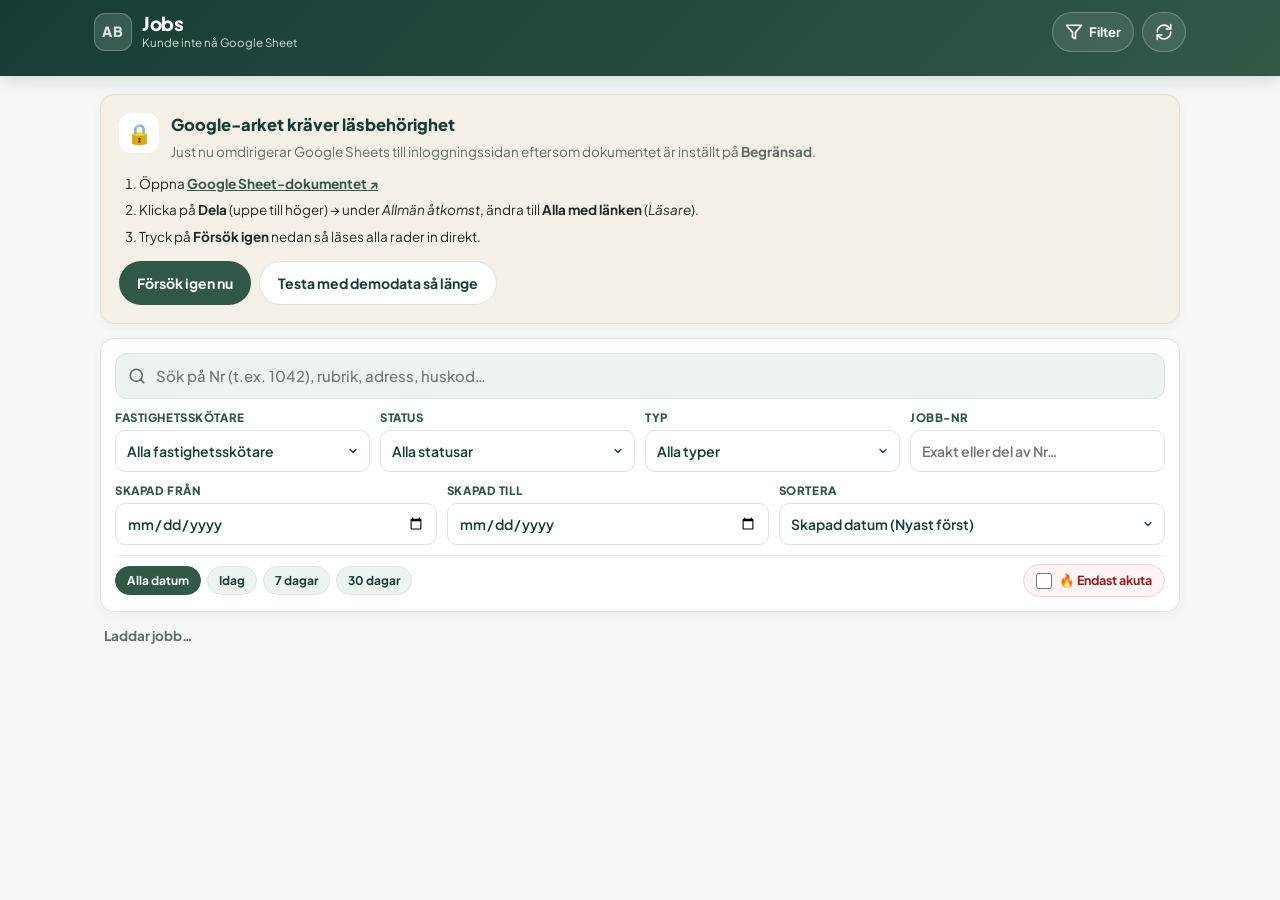
<file: index.html>
<!DOCTYPE html>
<html lang="sv">

<head>
    <meta charset="UTF-8">
    <meta name="viewport" content="width=device-width, initial-scale=1.0, maximum-scale=5.0, viewport-fit=cover">
    <meta name="theme-color" content="#173c36">
    <meta name="apple-mobile-web-app-capable" content="yes">
    <meta name="apple-mobile-web-app-status-bar-style" content="black-translucent">
    <title>AB-Hem · Jobs</title>
    <link rel="preconnect" href="https://fonts.googleapis.com">
    <link rel="preconnect" href="https://fonts.gstatic.com" crossorigin>
    <link href="https://fonts.googleapis.com/css2?family=Plus+Jakarta+Sans:wght@400;500;600;700;800&display=swap"
        rel="stylesheet">
    <link rel="stylesheet" href="style.css?v=1.9">
</head>

<body>

    <!-- =========================================================
         TOP HEADER (STICKY MOBILE)
         ========================================================= -->
    <header class="app-header">
        <div class="header-inner">
            <div class="brand">
                <div class="brand-mark">AB</div>
                <div class="brand-text">
                    <h1>Jobs</h1>
                    <span id="sync-status" class="sync-status">Ansluter till Google Sheet…</span>
                </div>
            </div>

            <div class="header-actions">
                <button type="button" id="btn-toggle-filters" class="icon-btn filter-toggle-btn" aria-expanded="true"
                    aria-controls="filter-panel">
                    <svg width="18" height="18" viewBox="0 0 24 24" fill="none" stroke="currentColor" stroke-width="2.2"
                        stroke-linecap="round" stroke-linejoin="round">
                        <polygon points="22 3 2 3 10 12.46 10 19 14 21 14 12.46 22 3"></polygon>
                    </svg>
                    <span>Filter</span>
                    <span id="active-filter-badge" class="filter-count-badge" hidden>0</span>
                </button>

                <button type="button" id="btn-refresh" class="icon-btn" title="Hämta senaste data från Google Sheet"
                    aria-label="Uppdatera">
                    <svg id="refresh-icon" width="18" height="18" viewBox="0 0 24 24" fill="none" stroke="currentColor"
                        stroke-width="2.2" stroke-linecap="round" stroke-linejoin="round">
                        <path d="M21 2v6h-6"></path>
                        <path d="M3 12a9 9 0 0 1 15-6.7L21 8"></path>
                        <path d="M3 22v-6h6"></path>
                        <path d="M21 12a9 9 0 0 1-15 6.7L3 16"></path>
                    </svg>
                </button>
            </div>
        </div>

        <!-- HORIZONTAL QUICK STATUS / KPI PILLS -->
        <div class="kpi-strip" id="kpi-strip" role="region" aria-label="Snabbfilter status">
            <!-- Populeras dynamiskt av app.js -->
        </div>
    </header>

    <!-- =========================================================
         MAIN CONTENT
         ========================================================= -->
    <main class="app-main">

        <!-- PERSONAL CARETAKER / MINA JOBB BANNER -->
        <section id="personal-banner" class="personal-banner" hidden>
            <div class="personal-banner-inner">
                <div class="personal-info">
                    <div class="personal-avatar" aria-hidden="true">👷</div>
                    <div class="personal-text">
                        <div class="personal-title-row">
                            <span class="personal-tag">Mina jobb</span>
                            <h2 id="personal-name" class="personal-name">Fastighetsskötare</h2>
                        </div>
                        <p id="personal-stats" class="personal-stats">Hämtar dina tilldelade jobb…</p>
                    </div>
                </div>
                <div class="personal-actions">
                    <button type="button" id="btn-share-personal" class="btn-personal-btn btn-personal-share" title="Kopiera snabblänk till dina jobb">
                        <svg width="15" height="15" viewBox="0 0 24 24" fill="none" stroke="currentColor" stroke-width="2.2" stroke-linecap="round" stroke-linejoin="round">
                            <rect x="9" y="9" width="13" height="13" rx="2" ry="2"></rect>
                            <path d="M5 15H4a2 2 0 0 1-2-2V4a2 2 0 0 1 2-2h9a2 2 0 0 1 2 2v1"></path>
                        </svg>
                        <span>Dela min länk</span>
                    </button>
                    <button type="button" id="btn-clear-personal" class="btn-personal-btn btn-personal-clear" title="Visa alla jobb på företaget">
                        <span>Visa alla jobb</span>
                        <svg width="14" height="14" viewBox="0 0 24 24" fill="none" stroke="currentColor" stroke-width="2.2" stroke-linecap="round" stroke-linejoin="round">
                            <line x1="18" y1="6" x2="6" y2="18"></line>
                            <line x1="6" y1="6" x2="18" y2="18"></line>
                        </svg>
                    </button>
                </div>
            </div>
        </section>

        <!-- ACCESS / SHARING NOTICE (visas om Google-arket är låst) -->
        <section id="access-banner" class="access-banner" hidden>
            <div class="access-banner-header">
                <div class="access-icon">🔒</div>
                <div>
                    <h2>Google-arket kräver läsbehörighet</h2>
                    <p>
                        Just nu omdirigerar Google Sheets till inloggningssidan eftersom dokumentet är inställt på
                        <strong>Begränsad</strong>.
                    </p>
                </div>
            </div>
            <ol class="access-steps">
                <li>Öppna <a
                        href="https://docs.google.com/spreadsheets/d/1l_nOEIaMlOuiyAec5ElWUj5kQajIlC6_EHJZhazx6HU/edit?gid=0#gid=0"
                        target="_blank" rel="noopener">Google Sheet-dokumentet ↗</a></li>
                <li>Klicka på <strong>Dela</strong> (uppe till höger) → under <em>Allmän åtkomst</em>, ändra till
                    <strong>Alla med länken</strong> (<em>Läsare</em>).</li>
                <li>Tryck på <strong>Försök igen</strong> nedan så läses alla rader in direkt.</li>
            </ol>
            <div class="access-actions">
                <button type="button" id="btn-retry-sheet" class="btn btn-primary">
                    Försök igen nu
                </button>
                <button type="button" id="btn-load-demo" class="btn btn-secondary">
                    Testa med demodata så länge
                </button>
            </div>
        </section>

        <!-- SEARCH & FILTER PANEL -->
        <section id="filter-panel" class="filter-panel">
            <!-- Sökfält för Nr & fritext -->
            <div class="search-row">
                <div class="search-input-wrap">
                    <svg class="search-icon" width="18" height="18" viewBox="0 0 24 24" fill="none"
                        stroke="currentColor" stroke-width="2.2" stroke-linecap="round" stroke-linejoin="round">
                        <circle cx="11" cy="11" r="8"></circle>
                        <line x1="21" y1="21" x2="16.65" y2="16.65"></line>
                    </svg>
                    <input type="search" id="filter-search"
                        placeholder="Sök på Nr (t.ex. 1042), rubrik, adress, huskod…" autocomplete="off"
                        inputmode="search">
                    <button type="button" id="btn-clear-search" class="clear-input-btn" hidden
                        aria-label="Rensa sökning">✕</button>
                </div>
            </div>

            <!-- Viktiga filter: Fastighetsskötare, Status, Typ, Nr -->
            <div class="filter-grid">
                <div class="filter-field filter-field-caretaker">
                    <label for="filter-caretaker">Fastighetsskötare</label>
                    <select id="filter-caretaker">
                        <option value="">Alla fastighetsskötare</option>
                    </select>
                    <button type="button" id="btn-copy-caretaker-link" class="link-action-btn" title="Kopiera personlig snabblänk för vald skötare" hidden>
                        📋 Kopiera snabblänk
                    </button>
                </div>

                <div class="filter-field">
                    <label for="filter-status">Status</label>
                    <select id="filter-status">
                        <option value="">Alla statusar</option>
                    </select>
                </div>

                <div class="filter-field">
                    <label for="filter-type">Typ</label>
                    <select id="filter-type">
                        <option value="">Alla typer</option>
                    </select>
                </div>

                <div class="filter-field">
                    <label for="filter-nr">Jobb-Nr</label>
                    <input type="text" id="filter-nr" placeholder="Exakt eller del av Nr…" inputmode="text"
                        autocomplete="off">
                </div>
            </div>

            <!-- Datumfilter (Skapad datum) & Sortering -->
            <div class="filter-date-row">
                <div class="filter-field">
                    <label for="filter-date-from">Skapad från</label>
                    <input type="date" id="filter-date-from">
                </div>

                <div class="filter-field">
                    <label for="filter-date-to">Skapad till</label>
                    <input type="date" id="filter-date-to">
                </div>

                <div class="filter-field">
                    <label for="filter-sort">Sortera</label>
                    <select id="filter-sort">
                        <option value="date_desc">Skapad datum (Nyast först)</option>
                        <option value="date_asc">Skapad datum (Äldst först)</option>
                        <option value="nr_desc">Nr (Högst först)</option>
                        <option value="nr_asc">Nr (Lägst först)</option>
                        <option value="acute_first">Akuta överst</option>
                    </select>
                </div>
            </div>

            <!-- Snabbval för datum + Akut-toggle -->
            <div class="filter-quick-bar">
                <div class="date-presets">
                    <button type="button" class="preset-chip active" data-preset="all">Alla datum</button>
                    <button type="button" class="preset-chip" data-preset="today">Idag</button>
                    <button type="button" class="preset-chip" data-preset="7d">7 dagar</button>
                    <button type="button" class="preset-chip" data-preset="30d">30 dagar</button>
                </div>

                <label class="acute-toggle">
                    <input type="checkbox" id="filter-acute">
                    <span>🔥 Endast akuta</span>
                </label>
            </div>
        </section>

        <!-- ACTIVE FILTER CHIPS & RESULT SUMMARY BAR -->
        <section class="results-toolbar">
            <div class="results-count-wrap">
                <strong id="results-count">Laddar jobb…</strong>
                <div id="active-chips" class="active-chips"></div>
            </div>

            <div class="toolbar-right">
                <button type="button" id="btn-reset-filters" class="reset-btn" hidden>
                    Återställ filter
                </button>
            </div>
        </section>

        <!-- LOADING SKELETON -->
        <section id="loading-state" class="loading-list">
            <div class="skeleton-card"></div>
            <div class="skeleton-card"></div>
            <div class="skeleton-card"></div>
        </section>

        <!-- EMPTY STATE -->
        <section id="empty-state" class="empty-state" hidden>
            <div class="empty-icon">🔍</div>
            <h3>Inga jobb matchar filtren</h3>
            <p>Prova att ändra eller återställa dina valda filter för Fastighetsskötare, Status, Typ, Nr eller Skapad
                datum.</p>
            <button type="button" id="btn-empty-reset" class="btn btn-primary">
                Rensa alla filter
            </button>
        </section>

        <!-- MOBILE-FIRST JOB CARDS LIST -->
        <section id="jobs-list" class="jobs-list" aria-live="polite"></section>

        <!-- LOAD MORE (PAGINERING FÖR 7 600+ RADER) -->
        <div id="load-more-wrap" class="load-more-wrap" hidden>
            <button type="button" id="btn-load-more" class="btn btn-secondary load-more-btn">
                Visa fler jobb
            </button>
        </div>

    </main>

    <!-- =========================================================
         JOB DETAIL MODAL / MOBILE BOTTOM SHEET (ALLA 32 KOLUMNER)
         ========================================================= -->
    <div id="job-modal-backdrop" class="modal-backdrop" hidden>
        <div id="job-modal" class="modal-sheet" role="dialog" aria-modal="true" aria-labelledby="modal-title">
            <div class="modal-drag-handle" aria-hidden="true"></div>

            <div class="modal-header">
                <div class="modal-header-top">
                    <div class="modal-badges" id="modal-badges"></div>
                    <button type="button" id="btn-close-modal" class="modal-close-btn" aria-label="Stäng">✕</button>
                </div>
                <h2 id="modal-title" class="modal-title">Jobbdetaljer</h2>
                <p id="modal-subtitle" class="modal-subtitle"></p>
            </div>

            <!-- Snabbåtgärder på mobil (Ring, Mejla, Karta) -->
            <div id="modal-quick-actions" class="modal-quick-actions"></div>

            <div class="modal-body" id="modal-body">
                <!-- Alla 32 kolumner renderas här grupperat -->
            </div>

            <div class="modal-footer">
                <label class="toggle-empty-fields">
                    <input type="checkbox" id="toggle-all-columns" checked>
                    <span>Visa alla 29 kolumner (även tomma fält)</span>
                </label>
                <button type="button" id="btn-modal-done" class="btn btn-primary">Stäng</button>
            </div>
        </div>
    </div>

    <!-- TOAST NOTIFICATION -->
    <div id="toast" class="toast" role="status" aria-live="polite" hidden></div>

    <script src="app.js?v=1.9"></script>
</body>

</html>
</file>
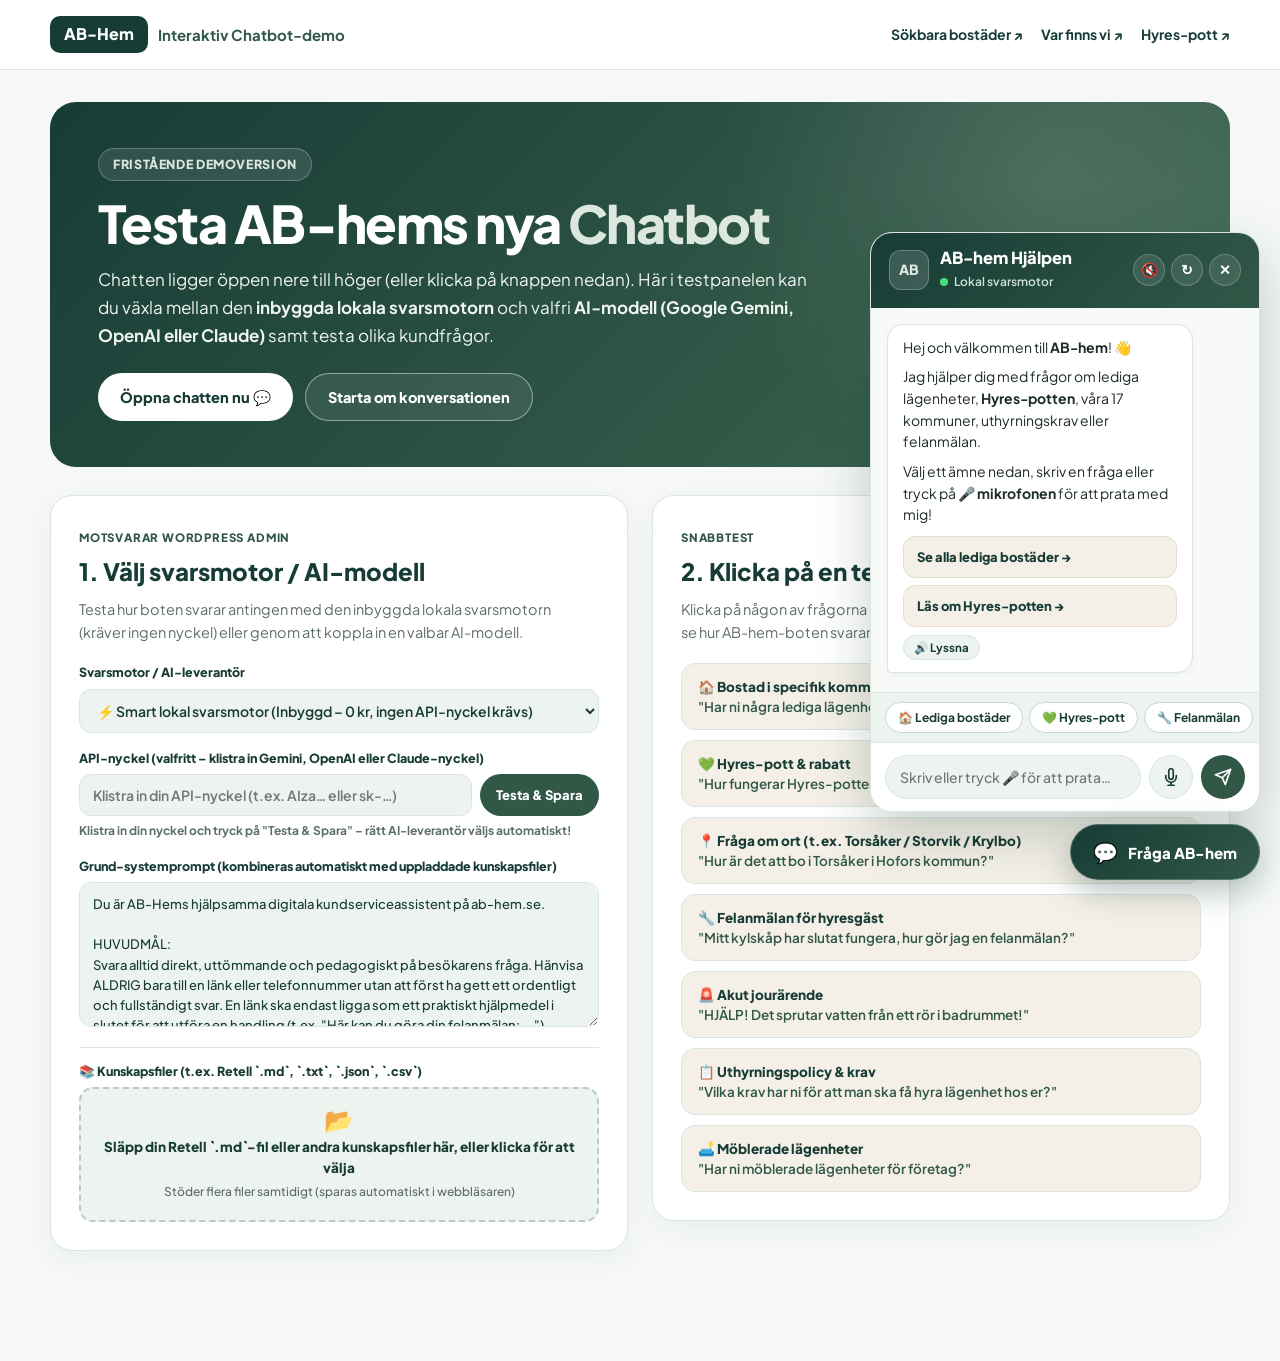
<file: chatbot-demo/index.html>
<!DOCTYPE html>
<html lang="sv">

<head>
    <meta charset="UTF-8">
    <meta name="viewport" content="width=device-width, initial-scale=1.0, maximum-scale=5.0">
    <meta name="theme-color" content="#173c36">
    <title>AB-Hem · Chatbot Demoversion</title>
    <link rel="preconnect" href="https://fonts.googleapis.com">
    <link rel="preconnect" href="https://fonts.gstatic.com" crossorigin>
    <link href="https://fonts.googleapis.com/css2?family=Plus+Jakarta+Sans:wght@400;500;600;700;800&display=swap"
        rel="stylesheet">
    <link rel="stylesheet" href="style.css?v=1.8">
</head>

<body>

    <!-- =========================================================
         DEMO PREVIEW PAGE (SIMULERAR AB-HEM.SE + INSTÄLLNINGSPANEL)
         ========================================================= -->
    <header class="demo-header">
        <div class="demo-container demo-header-inner">
            <div class="demo-logo">
                <span class="demo-logo-badge">AB-Hem</span>
                <span class="demo-logo-sub">Interaktiv Chatbot-demo</span>
            </div>
            <div class="demo-header-links">
                <a href="https://ab-hem.se/lediga-bostader/" target="_blank" rel="noopener">Sökbara bostäder ↗</a>
                <a href="https://ab-hem.se/kommuner/" target="_blank" rel="noopener">Var finns vi ↗</a>
                <a href="https://ab-hem.se/hyres-pott/" target="_blank" rel="noopener">Hyres-pott ↗</a>
            </div>
        </div>
    </header>

    <main class="demo-main">
        <div class="demo-container">

            <!-- HERO BANNER -->
            <section class="demo-hero">
                <div class="demo-eyebrow">Fristående Demoversion</div>
                <h1>Testa AB-hems nya <span>Chatbot</span></h1>
                <p>
                    Chatten ligger öppen nere till höger (eller klicka på knappen nedan). Här i testpanelen kan du växla
                    mellan den <strong>inbyggda lokala svarsmotorn</strong> och valfri <strong>AI-modell (Google Gemini,
                        OpenAI eller Claude)</strong> samt testa olika kundfrågor.
                </p>
                <div class="demo-hero-actions">
                    <button type="button" id="demo-open-chat" class="demo-btn demo-btn-white">
                        Öppna chatten nu 💬
                    </button>
                    <button type="button" id="demo-reset-chat" class="demo-btn demo-btn-outline">
                        Starta om konversationen
                    </button>
                </div>
            </section>

            <div class="demo-grid">

                <!-- VÄNSTER: AI-INSTÄLLNINGAR (MOTSVARAR WORDPRESS ADMIN) -->
                <section class="demo-card">
                    <div class="demo-card-header">
                        <span class="demo-tag">Motsvarar WordPress Admin</span>
                        <h2>1. Välj svarsmotor / AI-modell</h2>
                        <p>
                            Testa hur boten svarar antingen med den inbyggda lokala svarsmotorn (kräver ingen nyckel)
                            eller genom att koppla in en valbar AI-modell.
                        </p>
                    </div>

                    <div class="demo-form">
                        <div class="demo-field">
                            <label for="ai-provider">Svarsmotor / AI-leverantör</label>
                            <select id="ai-provider">
                                <option value="local">⚡ Smart lokal svarsmotor (Inbyggd – 0 kr, ingen API-nyckel krävs)
                                </option>
                                <option value="gemini">✨ Google Gemini API (gemini-3.8-flash / gemini-3.8-pro)</option>
                                <option value="openai">🤖 OpenAI API (gpt-4o-mini / gpt-4o)</option>
                                <option value="anthropic">🧠 Anthropic Claude API (claude-3-5-haiku / claude-3-7-sonnet)
                                </option>
                            </select>
                        </div>

                        <div id="ai-model-wrap" class="demo-field" hidden>
                            <label for="ai-model">Modell</label>
                            <select id="ai-model"></select>
                        </div>

                        <div id="ai-key-wrap" class="demo-field">
                            <label for="ai-api-key">API-nyckel (valfritt – klistra in Gemini, OpenAI eller
                                Claude-nyckel)</label>
                            <div style="display:flex; gap:8px;">
                                <input type="password" id="ai-api-key"
                                    placeholder="Klistra in din API-nyckel (t.ex. AIza… eller sk-…)" autocomplete="off">
                                <button type="button" id="btn-test-key" class="demo-btn"
                                    style="background:#315847; color:#fff; min-height:42px; padding:0 16px; white-space:nowrap; font-size:13px;">
                                    Testa & Spara
                                </button>
                            </div>
                            <div id="api-key-status" class="demo-hint" style="font-weight:700;">
                                Klistra in din nyckel och tryck på "Testa & Spara" – rätt AI-leverantör väljs
                                automatiskt!
                            </div>
                        </div>

                        <div class="demo-field">
                            <label for="ai-system-prompt">Grund-systemprompt (kombineras automatiskt med uppladdade kunskapsfiler)</label>
                            <textarea id="ai-system-prompt" rows="6"></textarea>
                        </div>

                        <!-- UPPLADDNING AV KUNSKAPSFILER (.MD / RETELL / .TXT / .JSON / .CSV) -->
                        <div class="demo-field kb-upload-section">
                            <div class="kb-header-row">
                                <label>📚 Kunskapsfiler (t.ex. Retell `.md`, `.txt`, `.json`, `.csv`)</label>
                                <button type="button" id="btn-clear-kb" class="kb-clear-btn" hidden>Rensa alla</button>
                            </div>

                            <label for="kb-file-input" id="kb-dropzone" class="kb-dropzone">
                                <input
                                    type="file"
                                    id="kb-file-input"
                                    multiple
                                    accept=".md,.markdown,.txt,.json,.csv,.html"
                                    hidden
                                >
                                <span class="kb-drop-icon">📂</span>
                                <strong>Släpp din Retell `.md`-fil eller andra kunskapsfiler här, eller klicka för att välja</strong>
                                <span class="kb-drop-sub">Stöder flera filer samtidigt (sparas automatiskt i webbläsaren)</span>
                            </label>

                            <div id="kb-files-list" class="kb-files-list"></div>

                            <!-- Förhandsgranskning / redigering av vald kunskapsfil -->
                            <div id="kb-preview-box" class="kb-preview-box" hidden>
                                <div class="kb-preview-header">
                                    <strong id="kb-preview-title">Filnamn.md</strong>
                                    <div style="display:flex; gap:6px;">
                                        <button type="button" id="btn-save-kb-edit" class="kb-mini-btn primary">Spara ändring</button>
                                        <button type="button" id="btn-close-kb-preview" class="kb-mini-btn">Stäng ✕</button>
                                    </div>
                                </div>
                                <textarea id="kb-preview-textarea" rows="8"></textarea>
                            </div>
                        </div>
                    </div>
                </section>

                <!-- HÖGER: TESTA FRÅGOR MED ETT KLICK -->
                <section class="demo-card">
                    <div class="demo-card-header">
                        <span class="demo-tag">Snabbtest</span>
                        <h2>2. Klicka på en testfråga</h2>
                        <p>
                            Klicka på någon av frågorna nedan för att skicka in den direkt till chatten och se hur
                            AB-hem-boten svarar och länkar vidare:
                        </p>
                    </div>

                    <div class="test-questions-list">
                        <button type="button" class="test-q-btn"
                            data-q="Har ni några lediga lägenheter i Norberg eller Kärrgruvan?">
                            <strong>🏠 Bostad i specifik kommun</strong>
                            <span>"Har ni några lediga lägenheter i Norberg eller Kärrgruvan?"</span>
                        </button>

                        <button type="button" class="test-q-btn"
                            data-q="Hur fungerar Hyres-potten och hur mycket rabatt kan man få?">
                            <strong>💚 Hyres-pott & rabatt</strong>
                            <span>"Hur fungerar Hyres-potten och hur mycket rabatt kan man få?"</span>
                        </button>

                        <button type="button" class="test-q-btn" data-q="Hur är det att bo i Torsåker i Hofors kommun?">
                            <strong>📍 Fråga om ort (t.ex. Torsåker / Storvik / Krylbo)</strong>
                            <span>"Hur är det att bo i Torsåker i Hofors kommun?"</span>
                        </button>

                        <button type="button" class="test-q-btn"
                            data-q="Mitt kylskåp har slutat fungera, hur gör jag en felanmälan?">
                            <strong>🔧 Felanmälan för hyresgäst</strong>
                            <span>"Mitt kylskåp har slutat fungera, hur gör jag en felanmälan?"</span>
                        </button>

                        <button type="button" class="test-q-btn"
                            data-q="HJÄLP! Det sprutar vatten från ett rör i badrummet!">
                            <strong>🚨 Akut jourärende</strong>
                            <span>"HJÄLP! Det sprutar vatten från ett rör i badrummet!"</span>
                        </button>

                        <button type="button" class="test-q-btn"
                            data-q="Vilka krav har ni för att man ska få hyra lägenhet hos er?">
                            <strong>📋 Uthyrningspolicy & krav</strong>
                            <span>"Vilka krav har ni för att man ska få hyra lägenhet hos er?"</span>
                        </button>

                        <button type="button" class="test-q-btn" data-q="Har ni möblerade lägenheter för företag?">
                            <strong>🛋️ Möblerade lägenheter</strong>
                            <span>"Har ni möblerade lägenheter för företag?"</span>
                        </button>
                    </div>
                </section>

            </div>

        </div>
    </main>

    <!-- =========================================================
         AB-HEM CHATBOT WIDGET (.ab-chatbot)
         ========================================================= -->
    <div class="ab-chatbot" id="ab-chatbot">

        <!-- CHATTFÖNSTER -->
        <section class="ab-chat-window" id="ab-chat-window" aria-label="AB-hem kundtjänstchatt">
            <!-- Header -->
            <header class="ab-chat-header">
                <div class="ab-chat-header-info">
                    <div class="ab-chat-avatar">AB</div>
                    <div>
                        <h3 class="ab-chat-title">AB-hem Hjälpen</h3>
                        <span class="ab-chat-subtitle" id="ab-chat-mode-badge">
                            <span class="ab-online-dot"></span> Svarar direkt dygnet runt
                        </span>
                    </div>
                </div>
                <div class="ab-chat-header-actions">
                    <button type="button" id="ab-chat-toggle-tts" class="ab-header-btn" title="Röstuppläsning av svar (På/Av)" aria-label="Röstuppläsning" aria-pressed="false">
                        🔇
                    </button>
                    <button type="button" id="ab-chat-clear" class="ab-header-btn" title="Börja om chatten"
                        aria-label="Börja om">
                        ↻
                    </button>
                    <button type="button" id="ab-chat-close" class="ab-header-btn" title="Minimera chatten"
                        aria-label="Stäng">
                        ✕
                    </button>
                </div>
            </header>

            <!-- Meddelandelista -->
            <div class="ab-chat-messages" id="ab-chat-messages" role="log" aria-live="polite"></div>

            <!-- Snabbval (Quick Replies) -->
            <div class="ab-chat-quick-bar" id="ab-chat-quick-bar">
                <button type="button" class="ab-quick-chip" data-q="Lediga bostäder">🏠 Lediga bostäder</button>
                <button type="button" class="ab-quick-chip" data-q="Vad är Hyres-potten?">💚 Hyres-pott</button>
                <button type="button" class="ab-quick-chip" data-q="Jag vill göra en felanmälan">🔧 Felanmälan</button>
                <button type="button" class="ab-quick-chip" data-q="Akut jour">🚨 Akut jour</button>
                <button type="button" class="ab-quick-chip" data-q="Vilka kommuner finns ni i?">📍 Våra 17
                    kommuner</button>
                <button type="button" class="ab-quick-chip" data-q="Vilka krav har ni för att hyra?">📋 Krav &
                    Intresseanmälan</button>
                <button type="button" class="ab-quick-chip" data-q="Hur kontaktar jag er?">📞 Kontakta oss</button>
            </div>

            <!-- Inmatningsfält -->
            <form class="ab-chat-input-area" id="ab-chat-form">
                <input type="text" id="ab-chat-input" placeholder="Skriv eller tryck 🎤 för att prata…" autocomplete="off">
                <button type="button" id="ab-chat-mic" class="ab-mic-btn" title="Prata med AB-hem (svenska)" aria-label="Prata med mikrofon">
                    <svg width="18" height="18" viewBox="0 0 24 24" fill="none" stroke="currentColor" stroke-width="2.2" stroke-linecap="round" stroke-linejoin="round">
                        <path d="M12 1a3 3 0 0 0-3 3v8a3 3 0 0 0 6 0V4a3 3 0 0 0-3-3z"></path>
                        <path d="M19 10v2a7 7 0 0 1-14 0v-2"></path>
                        <line x1="12" y1="19" x2="12" y2="23"></line>
                        <line x1="8" y1="23" x2="16" y2="23"></line>
                    </svg>
                </button>
                <button type="submit" id="ab-chat-send" class="ab-send-btn" aria-label="Skicka">
                    <svg width="18" height="18" viewBox="0 0 24 24" fill="none" stroke="currentColor" stroke-width="2.3"
                        stroke-linecap="round" stroke-linejoin="round">
                        <line x1="22" y1="2" x2="11" y2="13"></line>
                        <polygon points="22 2 15 22 11 13 2 9 22 2"></polygon>
                    </svg>
                </button>
            </form>
        </section>

        <!-- FLYTANDE LAUNCHER-KNAPP -->
        <button type="button" class="ab-chat-launcher" id="ab-chat-launcher" aria-expanded="true">
            <span class="ab-launcher-icon">💬</span>
            <span class="ab-launcher-text">Fråga AB-hem</span>
        </button>

    </div>

    <script src="chatbot.js?v=1.9"></script>
</body>

</html>
</file>
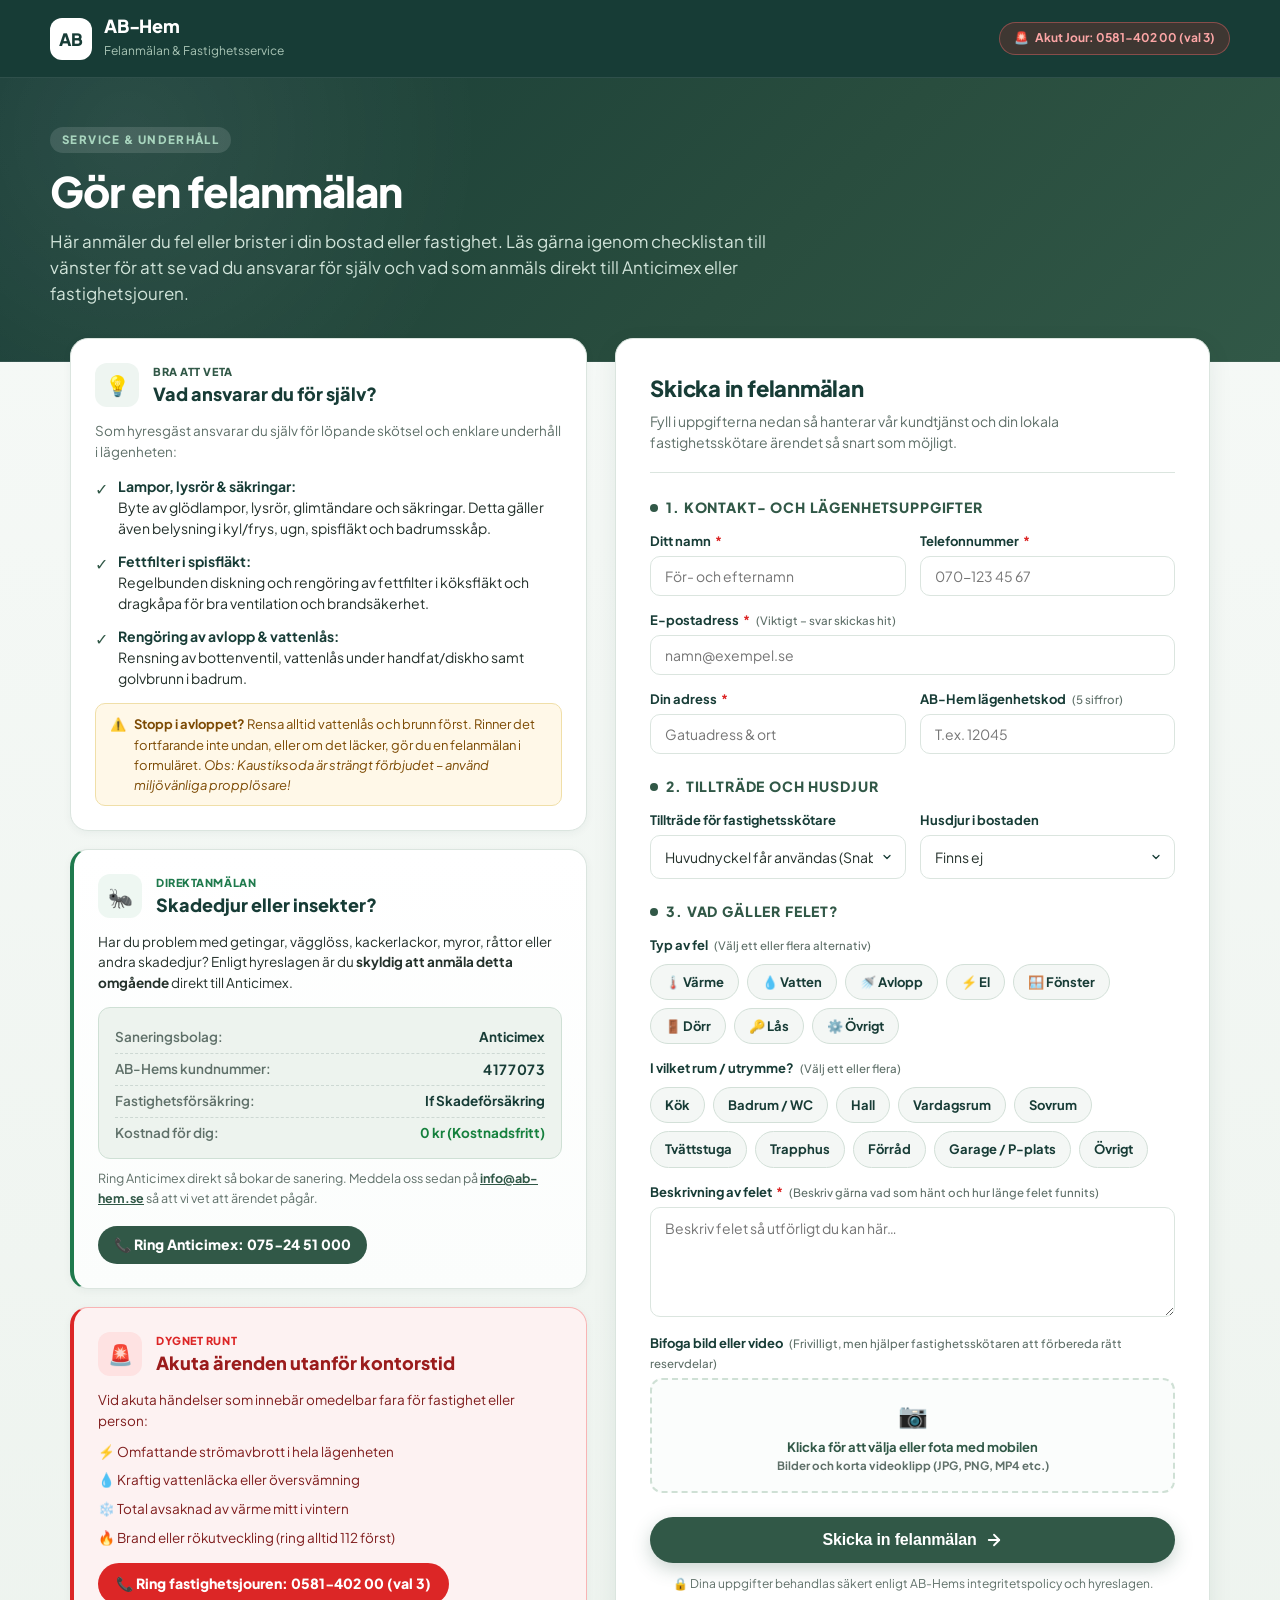
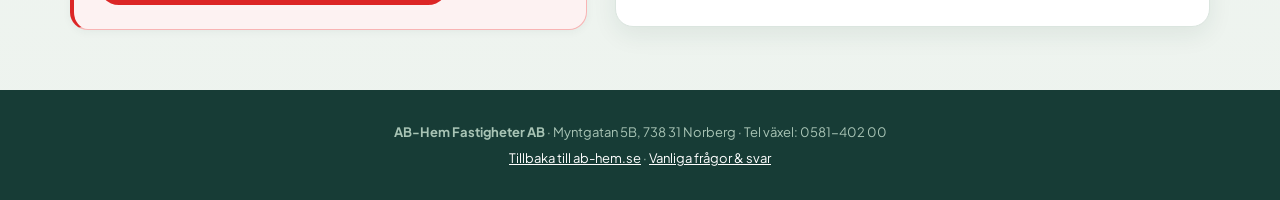
<file: felanmalan/index.html>
<!DOCTYPE html>
<html lang="sv">

<head>
    <meta charset="UTF-8">
    <meta name="viewport" content="width=device-width, initial-scale=1.0, maximum-scale=5.0, viewport-fit=cover">
    <meta name="theme-color" content="#173c36">
    <meta name="apple-mobile-web-app-capable" content="yes">
    <meta name="apple-mobile-web-app-status-bar-style" content="black-translucent">
    <meta name="description" content="Felanmälan för hyresgäster hos AB-Hem. Information om egenansvar, skadedjur (Anticimex), akut jour samt formulär för felanmälan online.">
    <title>Felanmälan · AB-Hem</title>

    <link rel="preconnect" href="https://fonts.googleapis.com">
    <link rel="preconnect" href="https://fonts.gstatic.com" crossorigin>
    <link href="https://fonts.googleapis.com/css2?family=Plus+Jakarta+Sans:wght@400;500;600;700;800&display=swap" rel="stylesheet">

    <style>
        :root {
            --green: #315847;
            --green-hover: #244537;
            --dark: #173c36;
            --light: #edf3ee;
            --cream: #f4f0e7;
            --cream-border: #e6dfd1;
            --text: #24312b;
            --muted: #5f7069;
            --line: #dbe5df;
            --white: #ffffff;
            --red-bg: #fdf2f2;
            --red-border: #f8b4b4;
            --red-text: #9b1c1c;
            --yellow-bg: #fffbeb;
            --yellow-border: #fde68a;
            --yellow-text: #92400e;
            --radius-lg: 18px;
            --radius-md: 12px;
            --radius-sm: 8px;
            --shadow-sm: 0 2px 8px rgba(23, 60, 54, 0.05);
            --shadow-md: 0 8px 24px rgba(23, 60, 54, 0.08);
            --shadow-lg: 0 16px 36px rgba(23, 60, 54, 0.12);
            --transition: all 0.2s cubic-bezier(0.16, 1, 0.3, 1);
        }

        *,
        *::before,
        *::after {
            box-sizing: border-box;
            margin: 0;
            padding: 0;
        }

        body {
            font-family: "Plus Jakarta Sans", -apple-system, BlinkMacSystemFont, "Segoe UI", Roboto, sans-serif;
            background: linear-gradient(180deg, #f7faf8 0%, #edf3ee 100%);
            color: var(--text);
            min-height: 100vh;
            line-height: 1.55;
            -webkit-font-smoothing: antialiased;
        }

        /* =========================================================
           TOP NAV / HEADER
           ========================================================= */

        .site-header {
            background: var(--dark);
            color: #ffffff;
            padding: 16px 24px;
            border-bottom: 1px solid rgba(255, 255, 255, 0.1);
        }

        .header-inner {
            max-width: 1180px;
            margin: 0 auto;
            display: flex;
            align-items: center;
            justify-content: space-between;
            gap: 16px;
        }

        .header-brand {
            display: flex;
            align-items: center;
            gap: 12px;
            text-decoration: none;
            color: #ffffff;
        }

        .brand-badge {
            width: 42px;
            height: 42px;
            border-radius: 12px;
            background: #ffffff;
            color: var(--dark);
            display: flex;
            align-items: center;
            justify-content: center;
            font-size: 17px;
            font-weight: 800;
            letter-spacing: -0.02em;
        }

        .brand-text h1 {
            font-size: 18px;
            font-weight: 800;
            line-height: 1.15;
            letter-spacing: -0.01em;
        }

        .brand-text span {
            font-size: 12px;
            color: #a8c4b5;
        }

        .header-actions {
            display: flex;
            align-items: center;
            gap: 10px;
        }

        .emergency-pill {
            display: inline-flex;
            align-items: center;
            gap: 6px;
            padding: 6px 14px;
            background: rgba(220, 38, 38, 0.2);
            border: 1px solid rgba(248, 113, 113, 0.4);
            color: #fca5a5;
            border-radius: 999px;
            font-size: 12px;
            font-weight: 700;
            text-decoration: none;
            transition: var(--transition);
        }

        .emergency-pill:hover {
            background: rgba(220, 38, 38, 0.3);
            color: #ffffff;
        }

        /* =========================================================
           PAGE HERO
           ========================================================= */

        .hero-section {
            background:
                radial-gradient(circle at 10% 20%, rgba(255, 255, 255, 0.08), transparent 30%),
                linear-gradient(135deg, #173c36 0%, #294d3e 60%, #315847 100%);
            color: #ffffff;
            padding: 48px 24px 54px;
            border-bottom: 1px solid rgba(255, 255, 255, 0.08);
        }

        .hero-inner {
            max-width: 1180px;
            margin: 0 auto;
        }

        .eyebrow {
            display: inline-flex;
            align-items: center;
            gap: 6px;
            font-size: 11.5px;
            font-weight: 800;
            letter-spacing: 0.12em;
            text-transform: uppercase;
            color: #a8d5be;
            background: rgba(255, 255, 255, 0.12);
            padding: 4px 12px;
            border-radius: 999px;
            margin-bottom: 14px;
        }

        .hero-title {
            font-size: clamp(28px, 4vw, 42px);
            font-weight: 800;
            line-height: 1.15;
            letter-spacing: -0.025em;
            margin-bottom: 12px;
            color: #ffffff;
        }

        .hero-subtitle {
            font-size: clamp(15px, 2vw, 17px);
            color: #d1e4da;
            max-width: 720px;
            line-height: 1.55;
        }

        /* =========================================================
           MAIN 2-COLUMN LAYOUT
           ========================================================= */

        .main-container {
            max-width: 1180px;
            margin: -24px auto 60px;
            padding: 0 20px;
            display: grid;
            grid-template-columns: 1fr 1.15fr;
            gap: 28px;
            align-items: start;
        }

        @media (max-width: 960px) {
            .main-container {
                grid-template-columns: 1fr;
                margin-top: 20px;
                gap: 24px;
            }
        }

        /* =========================================================
           VÄNSTERKOLUMN: INFOGUIDE & FAQ-KORT
           ========================================================= */

        .info-column {
            display: flex;
            flex-direction: column;
            gap: 18px;
        }

        .info-card {
            background: var(--white);
            border: 1px solid var(--line);
            border-radius: var(--radius-lg);
            padding: 24px;
            box-shadow: var(--shadow-sm);
            transition: var(--transition);
        }

        .info-card-header {
            display: flex;
            align-items: flex-start;
            gap: 14px;
            margin-bottom: 14px;
        }

        .info-card-icon {
            width: 44px;
            height: 44px;
            border-radius: 12px;
            display: flex;
            align-items: center;
            justify-content: center;
            flex-shrink: 0;
            font-size: 20px;
        }

        .info-card-title-group h2 {
            font-size: 18px;
            font-weight: 800;
            color: var(--dark);
            line-height: 1.3;
        }

        .info-card-tag {
            font-size: 11px;
            font-weight: 800;
            text-transform: uppercase;
            letter-spacing: 0.05em;
            color: var(--green);
            display: block;
            margin-bottom: 2px;
        }

        .info-checklist {
            list-style: none;
            display: flex;
            flex-direction: column;
            gap: 12px;
            font-size: 14px;
            color: var(--text);
        }

        .check-item {
            display: flex;
            align-items: flex-start;
            gap: 10px;
            line-height: 1.5;
        }

        .check-icon {
            color: var(--green);
            flex-shrink: 0;
            font-size: 16px;
            margin-top: 1px;
        }

        .check-item strong {
            color: var(--dark);
        }

        .warning-callout {
            background: #fff8e8;
            border: 1px solid #f0dfa8;
            border-radius: 10px;
            padding: 10px 14px;
            font-size: 13px;
            color: #7c4a03;
            margin-top: 14px;
            display: flex;
            align-items: flex-start;
            gap: 8px;
        }

        /* Skadedjur / Anticimex card styling */
        .card-anticimex {
            background: linear-gradient(180deg, #ffffff 0%, #fbfdfc 100%);
            border-left: 4px solid #1f7a4d;
        }

        .card-anticimex .info-card-icon {
            background: #eef7f2;
            color: #1f7a4d;
        }

        .anticimex-box {
            background: var(--light);
            border: 1px solid #cfe0d5;
            border-radius: 12px;
            padding: 14px 16px;
            margin: 14px 0 10px;
            font-size: 13.5px;
        }

        .anticimex-row {
            display: flex;
            justify-content: space-between;
            align-items: center;
            padding: 5px 0;
            border-bottom: 1px dashed rgba(23, 60, 54, 0.15);
        }

        .anticimex-row:last-child {
            border-bottom: none;
            padding-bottom: 0;
        }

        .anticimex-phone-btn {
            display: inline-flex;
            align-items: center;
            gap: 6px;
            background: var(--green);
            color: #ffffff;
            font-weight: 800;
            padding: 8px 16px;
            border-radius: 999px;
            text-decoration: none;
            font-size: 14px;
            margin-top: 10px;
            transition: var(--transition);
        }

        .anticimex-phone-btn:hover {
            background: var(--green-hover);
        }

        /* Akut jour kort */
        .card-emergency {
            background: var(--red-bg);
            border: 1px solid var(--red-border);
            border-left: 4px solid #dc2626;
        }

        .card-emergency .info-card-icon {
            background: #fee2e2;
            color: #dc2626;
        }

        .card-emergency h2 {
            color: var(--red-text);
        }

        .emergency-list {
            list-style: none;
            display: flex;
            flex-direction: column;
            gap: 8px;
            font-size: 13.5px;
            color: #7f1d1d;
            margin: 10px 0 14px;
        }

        .emergency-list li {
            display: flex;
            align-items: center;
            gap: 8px;
        }

        .emergency-phone-btn {
            display: inline-flex;
            align-items: center;
            gap: 8px;
            background: #dc2626;
            color: #ffffff;
            font-weight: 800;
            padding: 10px 18px;
            border-radius: 999px;
            text-decoration: none;
            font-size: 14px;
            transition: var(--transition);
        }

        .emergency-phone-btn:hover {
            background: #b91c1c;
        }

        /* =========================================================
           HÖGERKOLUMN: FORMULÄRET
           ========================================================= */

        .form-column {
            background: var(--white);
            border: 1px solid var(--line);
            border-radius: var(--radius-lg);
            padding: 32px 34px;
            box-shadow: var(--shadow-md);
        }

        @media (max-width: 600px) {
            .form-column {
                padding: 22px 18px;
            }
        }

        .form-header {
            margin-bottom: 24px;
            padding-bottom: 18px;
            border-bottom: 1px solid var(--line);
        }

        .form-title {
            font-size: 22px;
            font-weight: 800;
            color: var(--dark);
            margin-bottom: 6px;
            letter-spacing: -0.01em;
        }

        .form-desc {
            font-size: 14px;
            color: var(--muted);
        }

        .form-step-title {
            font-size: 14px;
            font-weight: 800;
            text-transform: uppercase;
            letter-spacing: 0.06em;
            color: var(--green);
            margin: 22px 0 12px;
            display: flex;
            align-items: center;
            gap: 8px;
        }

        .form-step-title::before {
            content: "";
            width: 8px;
            height: 8px;
            border-radius: 50%;
            background: var(--green);
        }

        .form-grid {
            display: grid;
            grid-template-columns: 1fr 1fr;
            gap: 14px;
            margin-bottom: 14px;
        }

        @media (max-width: 580px) {
            .form-grid {
                grid-template-columns: 1fr;
            }
        }

        .form-group {
            display: flex;
            flex-direction: column;
            gap: 5px;
        }

        .form-group.full-width {
            grid-column: 1 / -1;
        }

        .form-group label {
            font-size: 13px;
            font-weight: 700;
            color: var(--dark);
        }

        .form-group label .required {
            color: #dc2626;
            margin-left: 2px;
        }

        .form-group label .hint {
            font-size: 11.5px;
            font-weight: 500;
            color: var(--muted);
            margin-left: 4px;
        }

        .form-input,
        .form-select,
        .form-textarea {
            width: 100%;
            border: 1px solid var(--line);
            border-radius: 10px;
            padding: 10px 14px;
            font-size: 14px;
            font-family: inherit;
            color: var(--text);
            background: #ffffff;
            transition: var(--transition);
            outline: none;
        }

        .form-input:focus,
        .form-select:focus,
        .form-textarea:focus {
            border-color: var(--green);
            box-shadow: 0 0 0 3px rgba(49, 88, 71, 0.12);
        }

        .form-select {
            height: 44px;
            background-image: url("data:image/svg+xml,%3Csvg xmlns='http://www.w3.org/2000/svg' width='12' height='12' viewBox='0 0 24 24' fill='none' stroke='%23173c36' stroke-width='2.5' stroke-linecap='round' stroke-linejoin='round'%3E%3Cpath d='m6 9 6 6 6-6'/%3E%3C/svg%3E");
            background-repeat: no-repeat;
            background-position: right 12px center;
            padding-right: 32px;
            -webkit-appearance: none;
            appearance: none;
        }

        .form-textarea {
            resize: vertical;
            min-height: 110px;
            line-height: 1.5;
        }

        /* Klickbara taggar / chips för feltyp och område */
        .chip-grid {
            display: flex;
            flex-wrap: wrap;
            gap: 8px;
            margin-top: 4px;
        }

        .chip-label {
            display: inline-flex;
            align-items: center;
            padding: 7px 14px;
            border-radius: 999px;
            background: #f4f7f5;
            border: 1px solid #d3e0d8;
            color: var(--text);
            font-size: 13px;
            font-weight: 600;
            cursor: pointer;
            transition: var(--transition);
            user-select: none;
        }

        .chip-label input[type="checkbox"] {
            position: absolute;
            opacity: 0;
            width: 0;
            height: 0;
        }

        .chip-label:hover {
            border-color: var(--green);
            background: #eaf3ed;
        }

        .chip-label:has(input:checked) {
            background: var(--green);
            color: #ffffff;
            border-color: var(--green);
            box-shadow: 0 2px 6px rgba(49, 88, 71, 0.25);
        }

        /* Filuppladdning */
        .file-upload-box {
            border: 2px dashed #cfe0d5;
            border-radius: 12px;
            padding: 16px;
            text-align: center;
            background: #fbfdfc;
            cursor: pointer;
            transition: var(--transition);
        }

        .file-upload-box:hover {
            border-color: var(--green);
            background: #f4f9f6;
        }

        .file-upload-box input[type="file"] {
            display: none;
        }

        .upload-icon {
            font-size: 24px;
            margin-bottom: 4px;
        }

        .upload-text {
            font-size: 13px;
            font-weight: 700;
            color: var(--green);
        }

        .upload-hint {
            font-size: 11.5px;
            color: var(--muted);
        }

        /* Skicka-knapp */
        .submit-btn {
            width: 100%;
            background: var(--green);
            color: #ffffff;
            border: none;
            border-radius: 30px;
            padding: 14px 28px;
            font-size: 16px;
            font-weight: 800;
            letter-spacing: -0.01em;
            cursor: pointer;
            box-shadow: 0 6px 18px rgba(49, 88, 71, 0.25);
            transition: var(--transition);
            display: flex;
            align-items: center;
            justify-content: center;
            gap: 8px;
            margin-top: 24px;
        }

        .submit-btn:hover {
            background: var(--green-hover);
            transform: translateY(-1px);
            box-shadow: 0 10px 24px rgba(49, 88, 71, 0.32);
        }

        .submit-btn:active {
            transform: scale(0.99);
        }

        /* Footer */
        .site-footer {
            background: var(--dark);
            color: #a8c4b5;
            text-align: center;
            padding: 32px 20px;
            font-size: 13px;
            margin-top: 40px;
        }

        .site-footer a {
            color: #ffffff;
            text-decoration: underline;
        }
    </style>
</head>

<body>

    <!-- TOP HEADER -->
    <header class="site-header">
        <div class="header-inner">
            <a href="https://ab-hem.se/" class="header-brand">
                <div class="brand-badge">AB</div>
                <div class="brand-text">
                    <h1>AB-Hem</h1>
                    <span>Felanmälan & Fastighetsservice</span>
                </div>
            </a>
            <div class="header-actions">
                <a href="tel:058140200" class="emergency-pill" title="Ring jouren vid akut fara">
                    🚨 <span>Akut Jour: 0581-402 00 (val 3)</span>
                </a>
            </div>
        </div>
    </header>

    <!-- HERO SECTION -->
    <section class="hero-section">
        <div class="hero-inner">
            <span class="eyebrow">Service & Underhåll</span>
            <h1 class="hero-title">Gör en felanmälan</h1>
            <p class="hero-subtitle">
                Här anmäler du fel eller brister i din bostad eller fastighet. Läs gärna igenom checklistan till vänster för att se vad du ansvarar för själv och vad som anmäls direkt till Anticimex eller fastighetsjouren.
            </p>
        </div>
    </section>

    <!-- MAIN 2-COLUMN SECTION -->
    <main class="main-container">

        <!-- VÄNSTER: INFORMATION, EGENANSVAR & ANTICIMEX -->
        <aside class="info-column" aria-label="Information och råd före felanmälan">

            <!-- 1. VAD ANSVARAR DU FÖR SJÄLV? (FAQ #75354) -->
            <article class="info-card" id="egenansvar">
                <div class="info-card-header">
                    <div class="info-card-icon" style="background: #eef5f1; color: var(--green);">
                        💡
                    </div>
                    <div class="info-card-title-group">
                        <span class="info-card-tag">Bra att veta</span>
                        <h2>Vad ansvarar du för själv?</h2>
                    </div>
                </div>

                <p style="font-size: 13.5px; color: var(--muted); margin-bottom: 14px;">
                    Som hyresgäst ansvarar du själv för löpande skötsel och enklare underhåll i lägenheten:
                </p>

                <ul class="info-checklist">
                    <li class="check-item">
                        <span class="check-icon">✓</span>
                        <div>
                            <strong>Lampor, lysrör & säkringar:</strong><br>
                            Byte av glödlampor, lysrör, glimtändare och säkringar. Detta gäller även belysning i kyl/frys, ugn, spisfläkt och badrumsskåp.
                        </div>
                    </li>
                    <li class="check-item">
                        <span class="check-icon">✓</span>
                        <div>
                            <strong>Fettfilter i spisfläkt:</strong><br>
                            Regelbunden diskning och rengöring av fettfilter i köksfläkt och dragkåpa för bra ventilation och brandsäkerhet.
                        </div>
                    </li>
                    <li class="check-item">
                        <span class="check-icon">✓</span>
                        <div>
                            <strong>Rengöring av avlopp & vattenlås:</strong><br>
                            Rensning av bottenventil, vattenlås under handfat/diskho samt golvbrunn i badrum.
                        </div>
                    </li>
                </ul>

                <div class="warning-callout">
                    <span>⚠️</span>
                    <div>
                        <strong>Stopp i avloppet?</strong> Rensa alltid vattenlås och brunn först. Rinner det fortfarande inte undan, eller om det läcker, gör du en felanmälan i formuläret. <em>Obs: Kaustiksoda är strängt förbjudet – använd miljövänliga propplösare!</em>
                    </div>
                </div>
            </article>

            <!-- 2. SKADEDJUR & INSEKTER (FAQ #75407 - ANTICIMEX) -->
            <article class="info-card card-anticimex" id="skadedjur">
                <div class="info-card-header">
                    <div class="info-card-icon">
                        🐜
                    </div>
                    <div class="info-card-title-group">
                        <span class="info-card-tag" style="color: #1f7a4d;">Direktanmälan</span>
                        <h2>Skadedjur eller insekter?</h2>
                    </div>
                </div>

                <p style="font-size: 13.5px; color: var(--text); line-height: 1.5;">
                    Har du problem med getingar, vägglöss, kackerlackor, myror, råttor eller andra skadedjur? Enligt hyreslagen är du <strong>skyldig att anmäla detta omgående</strong> direkt till Anticimex.
                </p>

                <div class="anticimex-box">
                    <div class="anticimex-row">
                        <span style="font-weight: 600; color: var(--muted);">Saneringsbolag:</span>
                        <strong style="color: var(--dark);">Anticimex</strong>
                    </div>
                    <div class="anticimex-row">
                        <span style="font-weight: 600; color: var(--muted);">AB-Hems kundnummer:</span>
                        <strong style="color: var(--dark); font-size: 14px; letter-spacing: 0.04em;">4177073</strong>
                    </div>
                    <div class="anticimex-row">
                        <span style="font-weight: 600; color: var(--muted);">Fastighetsförsäkring:</span>
                        <strong style="color: var(--dark);">If Skadeförsäkring</strong>
                    </div>
                    <div class="anticimex-row">
                        <span style="font-weight: 600; color: var(--muted);">Kostnad för dig:</span>
                        <strong style="color: #15803d;">0 kr (Kostnadsfritt)</strong>
                    </div>
                </div>

                <p style="font-size: 12.5px; color: var(--muted); margin-bottom: 8px;">
                    Ring Anticimex direkt så bokar de sanering. Meddela oss sedan på <a href="mailto:info@ab-hem.se" style="color: var(--green); font-weight: 700;">info@ab-hem.se</a> så att vi vet att ärendet pågår.
                </p>

                <a href="tel:0752451000" class="anticimex-phone-btn">
                    📞 Ring Anticimex: 075-24 51 000
                </a>
            </article>

            <!-- 3. AKUT JOUR DYGNET RUNT -->
            <article class="info-card card-emergency" id="akut-jour">
                <div class="info-card-header">
                    <div class="info-card-icon">
                        🚨
                    </div>
                    <div class="info-card-title-group">
                        <span class="info-card-tag" style="color: #dc2626;">Dygnet runt</span>
                        <h2>Akuta ärenden utanför kontorstid</h2>
                    </div>
                </div>

                <p style="font-size: 13.5px; color: #7f1d1d;">
                    Vid akuta händelser som innebär omedelbar fara för fastighet eller person:
                </p>

                <ul class="emergency-list">
                    <li>⚡ Omfattande strömavbrott i hela lägenheten</li>
                    <li>💧 Kraftig vattenläcka eller översvämning</li>
                    <li>❄️ Total avsaknad av värme mitt i vintern</li>
                    <li>🔥 Brand eller rökutveckling (ring alltid 112 först)</li>
                </ul>

                <a href="tel:058140200" class="emergency-phone-btn">
                    📞 Ring fastighetsjouren: 0581-402 00 (val 3)
                </a>
            </article>

        </aside>

        <!-- HÖGER: FELANMÄLANSFORMULÄRET -->
        <section class="form-column" aria-label="Formulär för felanmälan">

            <div class="form-header">
                <h2 class="form-title">Skicka in felanmälan</h2>
                <p class="form-desc">
                    Fyll i uppgifterna nedan så hanterar vår kundtjänst och din lokala fastighetsskötare ärendet så snart som möjligt.
                </p>
            </div>

            <form action="https://ab-hem.se/felanmalan/#wpcf7-f642-p24-o1" method="post" enctype="multipart/form-data" id="abhem-felanmalan-form">

                <!-- 1. DINA KONTAKTUPPGIFTER -->
                <div class="form-step-title">1. Kontakt- och lägenhetsuppgifter</div>

                <div class="form-grid">
                    <div class="form-group">
                        <label for="your-name">Ditt namn <span class="required">*</span></label>
                        <input type="text" id="your-name" name="your-name" class="form-input" placeholder="För- och efternamn" required autocomplete="name">
                    </div>

                    <div class="form-group">
                        <label for="your-phone">Telefonnummer <span class="required">*</span></label>
                        <input type="tel" id="your-phone" name="your-phone" class="form-input" placeholder="070-123 45 67" required autocomplete="tel">
                    </div>

                    <div class="form-group full-width">
                        <label for="your-email">E-postadress <span class="required">*</span> <span class="hint">(Viktigt – svar skickas hit)</span></label>
                        <input type="email" id="your-email" name="your-email" class="form-input" placeholder="namn@exempel.se" required autocomplete="email">
                    </div>

                    <div class="form-group">
                        <label for="your-address">Din adress <span class="required">*</span></label>
                        <input type="text" id="your-address" name="your-address" class="form-input" placeholder="Gatuadress & ort" required autocomplete="street-address">
                    </div>

                    <div class="form-group">
                        <label for="lgh-nr">AB-Hem lägenhetskod <span class="hint">(5 siffror)</span></label>
                        <input type="text" id="lgh-nr" name="lgh-nr" class="form-input" placeholder="T.ex. 12045" maxlength="5" pattern="\d{5}" inputmode="numeric">
                    </div>
                </div>

                <!-- 2. TILLTRÄDE & HUSDJUR -->
                <div class="form-step-title">2. Tillträde och husdjur</div>

                <div class="form-grid">
                    <div class="form-group">
                        <label for="select-tilltrade">Tillträde för fastighetsskötare</label>
                        <select id="select-tilltrade" name="select-tilltrade" class="form-select">
                            <option value="Huvudnyckel får användas">Huvudnyckel får användas (Snabbast åtgärd)</option>
                            <option value="Huvudnyckel får INTE användas">Huvudnyckel får INTE användas (Ring innan)</option>
                        </select>
                    </div>

                    <div class="form-group">
                        <label for="select-husdjur">Husdjur i bostaden</label>
                        <select id="select-husdjur" name="select-husdjur" class="form-select">
                            <option value="Finns ej">Finns ej</option>
                            <option value="Hund">Hund finns i lägenheten</option>
                            <option value="Katt">Katt finns i lägenheten</option>
                            <option value="Annat">Annat djur</option>
                        </select>
                    </div>
                </div>

                <!-- 3. VAD GÄLLER FELET? -->
                <div class="form-step-title">3. Vad gäller felet?</div>

                <div class="form-group full-width" style="margin-bottom: 14px;">
                    <label>Typ av fel <span class="hint">(Välj ett eller flera alternativ)</span></label>
                    <div class="chip-grid">
                        <label class="chip-label"><input type="checkbox" name="checkbox-typ[]" value="Värme"><span>🌡️ Värme</span></label>
                        <label class="chip-label"><input type="checkbox" name="checkbox-typ[]" value="Vatten"><span>💧 Vatten</span></label>
                        <label class="chip-label"><input type="checkbox" name="checkbox-typ[]" value="Avlopp"><span>🚿 Avlopp</span></label>
                        <label class="chip-label"><input type="checkbox" name="checkbox-typ[]" value="El"><span>⚡ El</span></label>
                        <label class="chip-label"><input type="checkbox" name="checkbox-typ[]" value="Fönster"><span>🪟 Fönster</span></label>
                        <label class="chip-label"><input type="checkbox" name="checkbox-typ[]" value="Dörr"><span>🚪 Dörr</span></label>
                        <label class="chip-label"><input type="checkbox" name="checkbox-typ[]" value="Lås"><span>🔑 Lås</span></label>
                        <label class="chip-label"><input type="checkbox" name="checkbox-typ[]" value="Övrigt"><span>⚙️ Övrigt</span></label>
                    </div>
                </div>

                <div class="form-group full-width" style="margin-bottom: 14px;">
                    <label>I vilket rum / utrymme? <span class="hint">(Välj ett eller flera)</span></label>
                    <div class="chip-grid">
                        <label class="chip-label"><input type="checkbox" name="checkbox-omrade[]" value="Kök"><span>Kök</span></label>
                        <label class="chip-label"><input type="checkbox" name="checkbox-omrade[]" value="Badrum/WC"><span>Badrum / WC</span></label>
                        <label class="chip-label"><input type="checkbox" name="checkbox-omrade[]" value="Hall"><span>Hall</span></label>
                        <label class="chip-label"><input type="checkbox" name="checkbox-omrade[]" value="Vardagsrum"><span>Vardagsrum</span></label>
                        <label class="chip-label"><input type="checkbox" name="checkbox-omrade[]" value="Sovrum"><span>Sovrum</span></label>
                        <label class="chip-label"><input type="checkbox" name="checkbox-omrade[]" value="Tvättstuga"><span>Tvättstuga</span></label>
                        <label class="chip-label"><input type="checkbox" name="checkbox-omrade[]" value="Trapphus"><span>Trapphus</span></label>
                        <label class="chip-label"><input type="checkbox" name="checkbox-omrade[]" value="Förråd"><span>Förråd</span></label>
                        <label class="chip-label"><input type="checkbox" name="checkbox-omrade[]" value="Garage/P-plats"><span>Garage / P-plats</span></label>
                        <label class="chip-label"><input type="checkbox" name="checkbox-omrade[]" value="Övrigt"><span>Övrigt</span></label>
                    </div>
                </div>

                <div class="form-group full-width" style="margin-bottom: 16px;">
                    <label for="your-message">Beskrivning av felet <span class="required">*</span> <span class="hint">(Beskriv gärna vad som hänt och hur länge felet funnits)</span></label>
                    <textarea id="your-message" name="your-message" class="form-textarea" placeholder="Beskriv felet så utförligt du kan här…" required></textarea>
                </div>

                <!-- 4. BIFOGA BILD ELLER FIL -->
                <div class="form-group full-width" style="margin-bottom: 8px;">
                    <label>Bifoga bild eller video <span class="hint">(Frivilligt, men hjälper fastighetsskötaren att förbereda rätt reservdelar)</span></label>
                    <label class="file-upload-box" for="file-641">
                        <div class="upload-icon">📷</div>
                        <div class="upload-text" id="upload-status-text">Klicka för att välja eller fota med mobilen</div>
                        <div class="upload-hint">Bilder och korta videoklipp (JPG, PNG, MP4 etc.)</div>
                        <input type="file" id="file-641" name="file-641" accept="image/*,video/*,audio/*" onchange="document.getElementById('upload-status-text').textContent = 'Vald fil: ' + this.files[0].name">
                    </label>
                </div>

                <!-- SKICKA-KNAPP -->
                <button type="submit" class="submit-btn" id="btn-submit-felanmalan">
                    <span>Skicka in felanmälan</span>
                    <svg width="18" height="18" viewBox="0 0 24 24" fill="none" stroke="currentColor" stroke-width="2.4" stroke-linecap="round" stroke-linejoin="round">
                        <line x1="5" y1="12" x2="19" y2="12"></line>
                        <polyline points="12 5 19 12 12 19"></polyline>
                    </svg>
                </button>

                <p style="text-align: center; font-size: 12px; color: var(--muted); margin-top: 12px;">
                    🔒 Dina uppgifter behandlas säkert enligt AB-Hems integritetspolicy och hyreslagen.
                </p>

            </form>

        </section>

    </main>

    <!-- FOOTER -->
    <footer class="site-footer">
        <p><strong>AB-Hem Fastigheter AB</strong> · Myntgatan 5B, 738 31 Norberg · Tel växel: 0581-402 00</p>
        <p style="margin-top: 6px;"><a href="https://ab-hem.se/">Tillbaka till ab-hem.se</a> · <a href="https://ab-hem.se/vanliga_fragor_alla/">Vanliga frågor & svar</a></p>
    </footer>

</body>

</html>
</file>
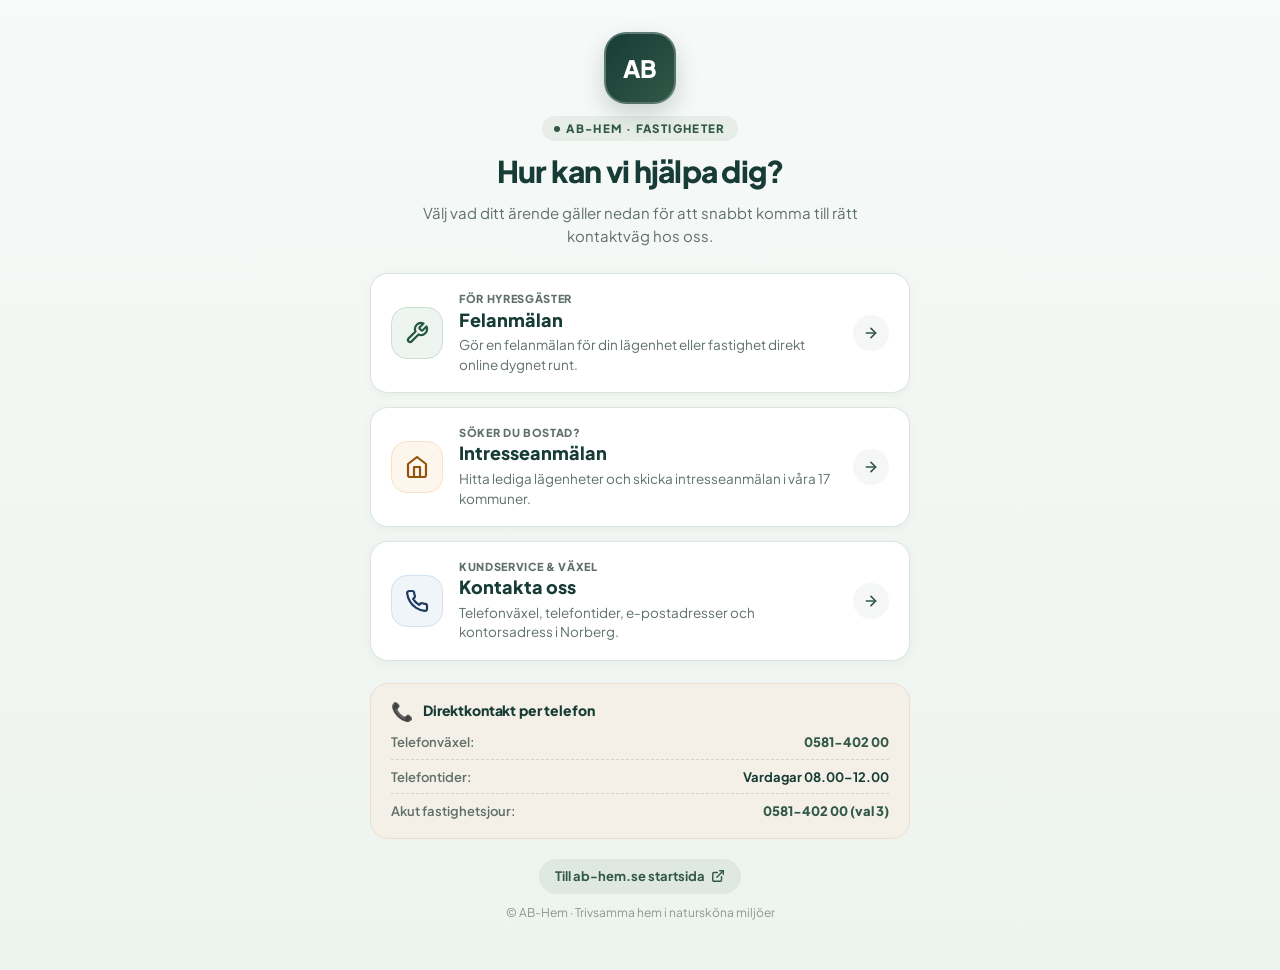
<file: kontakt/index.html>
<!DOCTYPE html>
<html lang="sv">

<head>
    <meta charset="UTF-8">
    <meta name="viewport" content="width=device-width, initial-scale=1.0, maximum-scale=5.0, viewport-fit=cover">
    <meta name="theme-color" content="#173c36">
    <meta name="apple-mobile-web-app-capable" content="yes">
    <meta name="apple-mobile-web-app-status-bar-style" content="black-translucent">
    <meta name="description" content="Kontaktvägar till AB-Hem: Felanmälan, Intresseanmälan och Kundservice.">
    <title>Kontaktvägar · AB-Hem</title>

    <link rel="preconnect" href="https://fonts.googleapis.com">
    <link rel="preconnect" href="https://fonts.gstatic.com" crossorigin>
    <link href="https://fonts.googleapis.com/css2?family=Plus+Jakarta+Sans:wght@400;500;600;700;800&display=swap" rel="stylesheet">

    <style>
        *,
        *::before,
        *::after {
            box-sizing: border-box;
            margin: 0;
            padding: 0;
        }

        body {
            font-family: "Plus Jakarta Sans", -apple-system, BlinkMacSystemFont, "Segoe UI", Roboto, sans-serif;
            background: linear-gradient(180deg, #f7faf8 0%, #edf3ee 100%);
            color: #24312b;
            min-height: 100vh;
            display: flex;
            flex-direction: column;
            justify-content: center;
            align-items: center;
            padding: 32px 14px 48px;
            line-height: 1.5;
            -webkit-font-smoothing: antialiased;
        }

        .ab-kontakt-hub {
            --green: #315847;
            --green-hover: #244537;
            --green-light: #edf3ee;
            --dark: #173c36;
            --cream: #f4f0e7;
            --cream-border: #e6dfd1;
            --text: #24312b;
            --muted: #5f7069;
            --line: #dbe5df;
            --white: #ffffff;
            --shadow-sm: 0 2px 8px rgba(23, 60, 54, 0.05);
            --shadow-md: 0 8px 24px rgba(23, 60, 54, 0.08);

            font-family: "Plus Jakarta Sans", -apple-system, BlinkMacSystemFont, "Segoe UI", Roboto, sans-serif !important;
            color: var(--text) !important;
            width: 100% !important;
            max-width: 540px !important;
            margin: 0 auto !important;
            clear: both !important;
            display: block !important;
        }

        .ab-kontakt-hub *,
        .ab-kontakt-hub *::before,
        .ab-kontakt-hub *::after {
            box-sizing: border-box !important;
        }

        .ab-kontakt-hub .ab-hub-container {
            width: 100% !important;
            margin: 0 auto !important;
            padding: 0 !important;
            display: block !important;
            clear: both !important;
        }

        .ab-kontakt-hub .ab-hub-header {
            display: flex !important;
            flex-direction: column !important;
            align-items: center !important;
            text-align: center !important;
            margin: 0 0 26px 0 !important;
            padding: 0 10px !important;
            clear: both !important;
            position: relative !important;
            height: auto !important;
            min-height: 0 !important;
        }

        .ab-brand-badge {
            width: 72px !important;
            height: 72px !important;
            border-radius: 22px !important;
            background: linear-gradient(135deg, #173c36 0%, #315847 100%) !important;
            display: flex !important;
            align-items: center !important;
            justify-content: center !important;
            box-shadow: 0 10px 24px rgba(23, 60, 54, 0.2) !important;
            border: 2px solid rgba(255, 255, 255, 0.25) !important;
            color: #ffffff !important;
            font-size: 24px !important;
            font-weight: 800 !important;
            letter-spacing: -0.02em !important;
            margin-bottom: 12px !important;
        }

        .ab-kontakt-hub .ab-hub-pill {
            display: inline-flex !important;
            align-items: center !important;
            gap: 6px !important;
            font-size: 11.5px !important;
            font-weight: 800 !important;
            letter-spacing: 0.12em !important;
            text-transform: uppercase !important;
            color: #315847 !important;
            background: rgba(49, 88, 71, 0.08) !important;
            padding: 4px 12px !important;
            border-radius: 999px !important;
            margin: 0 auto 12px auto !important;
        }

        .ab-kontakt-hub .ab-hub-pill::before {
            content: "";
            width: 6px;
            height: 6px;
            border-radius: 50%;
            background: #315847;
        }

        .ab-kontakt-hub .ab-hub-title {
            display: block !important;
            font-size: clamp(24px, 5vw, 30px) !important;
            font-weight: 800 !important;
            color: #173c36 !important;
            letter-spacing: -0.025em !important;
            line-height: 1.25 !important;
            margin: 0 0 10px 0 !important;
            padding: 0 !important;
            clear: both !important;
        }

        .ab-kontakt-hub .ab-hub-subtitle {
            display: block !important;
            font-size: 15px !important;
            color: #5f7069 !important;
            line-height: 1.55 !important;
            margin: 0 auto !important;
            padding: 0 !important;
            max-width: 440px !important;
            clear: both !important;
        }

        .ab-kontakt-hub .ab-hub-links {
            display: flex !important;
            flex-direction: column !important;
            gap: 14px !important;
            width: 100% !important;
            margin: 0 0 22px 0 !important;
            padding: 0 !important;
            clear: both !important;
        }

        .ab-kontakt-hub .ab-contact-card {
            display: flex !important;
            align-items: center !important;
            gap: 16px !important;
            background: #ffffff !important;
            border: 1.5px solid #dbe5df !important;
            border-radius: 18px !important;
            padding: 18px 20px !important;
            text-decoration: none !important;
            color: #24312b !important;
            box-shadow: var(--shadow-sm) !important;
            transition: all 0.2s cubic-bezier(0.16, 1, 0.3, 1) !important;
            position: relative !important;
            overflow: hidden !important;
            width: 100% !important;
            min-height: 92px !important;
            margin: 0 !important;
            float: none !important;
            clear: both !important;
        }

        .ab-kontakt-hub .ab-contact-card + .ab-contact-card {
            margin-top: 14px !important;
        }
        @supports (gap: 14px) {
            .ab-kontakt-hub .ab-contact-card + .ab-contact-card {
                margin-top: 0 !important;
            }
        }

        .ab-kontakt-hub .ab-contact-card::before {
            content: "";
            position: absolute;
            left: 0;
            top: 0;
            bottom: 0;
            width: 4px;
            background: transparent;
            transition: all 0.2s ease;
        }

        .ab-kontakt-hub .ab-contact-card:hover,
        .ab-kontakt-hub .ab-contact-card:focus-visible {
            transform: translateY(-2px) !important;
            border-color: #315847 !important;
            box-shadow: var(--shadow-md) !important;
            outline: none !important;
        }

        .ab-kontakt-hub .ab-contact-card:hover::before {
            background: #315847 !important;
        }

        .ab-kontakt-hub .ab-card-icon-wrap {
            width: 52px !important;
            height: 52px !important;
            min-width: 52px !important;
            border-radius: 16px !important;
            display: flex !important;
            align-items: center !important;
            justify-content: center !important;
            flex-shrink: 0 !important;
            transition: transform 0.2s ease !important;
        }

        .ab-kontakt-hub .ab-contact-card:hover .ab-card-icon-wrap {
            transform: scale(1.06) !important;
        }

        .ab-kontakt-hub .ab-card-icon-wrap svg {
            width: 24px !important;
            height: 24px !important;
            display: block !important;
        }

        .ab-kontakt-hub .ab-card-felanmalan .ab-card-icon-wrap {
            background: #eef5f1 !important;
            color: #245840 !important;
            border: 1px solid #c9e0d2 !important;
        }

        .ab-kontakt-hub .ab-card-intresse .ab-card-icon-wrap {
            background: #fdf6ec !important;
            color: #92540d !important;
            border: 1px solid #fae1c3 !important;
        }

        .ab-kontakt-hub .ab-card-kontakt .ab-card-icon-wrap {
            background: #f0f5fa !important;
            color: #1e3a5f !important;
            border: 1px solid #d3e2f0 !important;
        }

        .ab-kontakt-hub .ab-card-content {
            flex: 1 1 auto !important;
            min-width: 0 !important;
            padding: 0 !important;
            margin: 0 !important;
            text-align: left !important;
        }

        .ab-kontakt-hub .ab-card-tag {
            display: block !important;
            font-size: 11px !important;
            font-weight: 800 !important;
            text-transform: uppercase !important;
            letter-spacing: 0.06em !important;
            color: #5f7069 !important;
            margin: 0 0 2px 0 !important;
            line-height: 1.3 !important;
        }

        .ab-kontakt-hub .ab-card-title {
            display: block !important;
            font-size: 18px !important;
            font-weight: 800 !important;
            color: #173c36 !important;
            line-height: 1.25 !important;
            margin: 0 0 4px 0 !important;
            padding: 0 !important;
        }

        .ab-kontakt-hub .ab-card-desc {
            display: block !important;
            font-size: 13.5px !important;
            color: #5f7069 !important;
            line-height: 1.45 !important;
            margin: 0 !important;
            padding: 0 !important;
        }

        .ab-kontakt-hub .ab-card-arrow {
            width: 36px !important;
            height: 36px !important;
            min-width: 36px !important;
            border-radius: 50% !important;
            background: #f4f7f5 !important;
            display: flex !important;
            align-items: center !important;
            justify-content: center !important;
            color: #315847 !important;
            flex-shrink: 0 !important;
            transition: all 0.2s ease !important;
        }

        .ab-kontakt-hub .ab-contact-card:hover .ab-card-arrow {
            background: #315847 !important;
            color: #ffffff !important;
            transform: translateX(3px) !important;
        }

        .ab-kontakt-hub .ab-card-arrow svg {
            width: 16px !important;
            height: 16px !important;
            display: block !important;
        }

        .ab-kontakt-hub .ab-hub-info-box {
            background: #f4f0e7 !important;
            border: 1px solid #e6dfd1 !important;
            border-radius: 18px !important;
            padding: 16px 20px !important;
            margin: 0 0 20px 0 !important;
            display: block !important;
            clear: both !important;
        }

        .ab-kontakt-hub .ab-info-header {
            display: flex !important;
            align-items: center !important;
            gap: 10px !important;
            margin-bottom: 12px !important;
        }

        .ab-kontakt-hub .ab-info-icon {
            font-size: 18px !important;
            line-height: 1 !important;
        }

        .ab-kontakt-hub .ab-info-title {
            font-size: 14px !important;
            font-weight: 800 !important;
            color: #173c36 !important;
            letter-spacing: -0.01em !important;
        }

        .ab-kontakt-hub .ab-info-list {
            display: flex !important;
            flex-direction: column !important;
            gap: 8px !important;
        }

        .ab-kontakt-hub .ab-info-row {
            display: flex !important;
            justify-content: space-between !important;
            align-items: baseline !important;
            gap: 8px !important;
            padding-bottom: 6px !important;
            border-bottom: 1px dashed rgba(23, 60, 54, 0.15) !important;
            font-size: 13px !important;
        }

        .ab-kontakt-hub .ab-info-row:last-child {
            padding-bottom: 0 !important;
            border-bottom: none !important;
        }

        .ab-kontakt-hub .ab-info-label {
            font-weight: 600 !important;
            color: #5f7069 !important;
        }

        .ab-kontakt-hub .ab-info-val {
            font-weight: 700 !important;
            color: #173c36 !important;
            text-align: right !important;
        }

        .ab-kontakt-hub .ab-info-val a {
            color: #315847 !important;
            text-decoration: none !important;
            font-weight: 800 !important;
        }

        .ab-kontakt-hub .ab-info-val a:hover {
            text-decoration: underline !important;
        }

        .ab-kontakt-hub .ab-hub-footer {
            text-align: center !important;
            display: flex !important;
            flex-direction: column !important;
            align-items: center !important;
            gap: 10px !important;
            margin-top: 10px !important;
            clear: both !important;
        }

        .ab-kontakt-hub .ab-btn-website {
            display: inline-flex !important;
            align-items: center !important;
            gap: 6px !important;
            font-size: 13px !important;
            font-weight: 700 !important;
            color: #315847 !important;
            text-decoration: none !important;
            padding: 8px 16px !important;
            border-radius: 999px !important;
            background: rgba(49, 88, 71, 0.08) !important;
            transition: all 0.2s ease !important;
        }

        .ab-kontakt-hub .ab-btn-website:hover {
            background: rgba(49, 88, 71, 0.16) !important;
            color: #173c36 !important;
        }

        .ab-kontakt-hub .ab-hub-copyright {
            font-size: 12px !important;
            color: #8b9992 !important;
        }

        @media (max-width: 480px) {
            body {
                padding: 20px 10px 36px;
            }

            .ab-kontakt-hub .ab-hub-header {
                margin: 0 0 18px 0 !important;
                padding: 0 4px !important;
            }

            .ab-brand-badge {
                width: 60px !important;
                height: 60px !important;
                font-size: 20px !important;
                border-radius: 18px !important;
                margin-bottom: 10px !important;
            }

            .ab-kontakt-hub .ab-hub-title {
                font-size: 24px !important;
                margin-bottom: 8px !important;
            }

            .ab-kontakt-hub .ab-hub-subtitle {
                font-size: 14px !important;
                line-height: 1.45 !important;
            }

            .ab-kontakt-hub .ab-hub-links {
                gap: 12px !important;
                margin-bottom: 16px !important;
            }

            .ab-kontakt-hub .ab-contact-card {
                padding: 14px 14px !important;
                gap: 12px !important;
                border-radius: 16px !important;
                min-height: 80px !important;
            }

            .ab-kontakt-hub .ab-contact-card + .ab-contact-card {
                margin-top: 12px !important;
            }
            @supports (gap: 12px) {
                .ab-kontakt-hub .ab-contact-card + .ab-contact-card {
                    margin-top: 0 !important;
                }
            }

            .ab-kontakt-hub .ab-card-icon-wrap {
                width: 44px !important;
                height: 44px !important;
                min-width: 44px !important;
                border-radius: 13px !important;
            }

            .ab-kontakt-hub .ab-card-icon-wrap svg {
                width: 20px !important;
                height: 20px !important;
            }

            .ab-kontakt-hub .ab-card-tag {
                font-size: 10.5px !important;
                margin-bottom: 2px !important;
            }

            .ab-kontakt-hub .ab-card-title {
                font-size: 16.5px !important;
                margin-bottom: 3px !important;
            }

            .ab-kontakt-hub .ab-card-desc {
                font-size: 12.5px !important;
                line-height: 1.4 !important;
            }

            .ab-kontakt-hub .ab-card-arrow {
                width: 32px !important;
                height: 32px !important;
                min-width: 32px !important;
            }

            .ab-kontakt-hub .ab-card-arrow svg {
                width: 14px !important;
                height: 14px !important;
            }

            .ab-kontakt-hub .ab-hub-info-box {
                padding: 14px 16px !important;
            }

            .ab-kontakt-hub .ab-info-row {
                flex-direction: column !important;
                align-items: flex-start !important;
                gap: 2px !important;
            }

            .ab-kontakt-hub .ab-info-val {
                text-align: left !important;
            }
        }
    </style>
</head>

<body>

    <main class="ab-kontakt-hub" role="main">
        <div class="ab-hub-container">

            <!-- INTRO & LOGO -->
            <div class="ab-hub-header">
                <div class="ab-brand-badge" aria-label="AB-Hem logotyp">
                    AB
                </div>
                <span class="ab-hub-pill">AB-Hem · Fastigheter</span>
                <h1 class="ab-hub-title">Hur kan vi hjälpa dig?</h1>
                <p class="ab-hub-subtitle">
                    Välj vad ditt ärende gäller nedan för att snabbt komma till rätt kontaktväg hos oss.
                </p>
            </div>

            <!-- DE 3 HUVUDLÄNKARNA -->
            <div class="ab-hub-links" role="navigation" aria-label="Kontaktvägar till AB-Hem">

                <!-- 1. FELANMÄLAN -->
                <a href="https://ab-hem.se/felanmalan/" class="ab-contact-card ab-card-felanmalan" id="hub-felanmalan">
                    <div class="ab-card-icon-wrap" aria-hidden="true">
                        <svg viewBox="0 0 24 24" fill="none" stroke="currentColor" stroke-width="2.2" stroke-linecap="round" stroke-linejoin="round">
                            <path d="M14.7 6.3a1 1 0 0 0 0 1.4l1.6 1.6a1 1 0 0 0 1.4 0l3.77-3.77a6 6 0 0 1-7.94 7.94l-6.91 6.91a2.12 2.12 0 0 1-3-3l6.91-6.91a6 6 0 0 1 7.94-7.94l-3.76 3.76z"></path>
                        </svg>
                    </div>
                    <div class="ab-card-content">
                        <span class="ab-card-tag">För hyresgäster</span>
                        <h2 class="ab-card-title">Felanmälan</h2>
                        <p class="ab-card-desc">Gör en felanmälan för din lägenhet eller fastighet direkt online dygnet runt.</p>
                    </div>
                    <div class="ab-card-arrow" aria-hidden="true">
                        <svg viewBox="0 0 24 24" fill="none" stroke="currentColor" stroke-width="2.4" stroke-linecap="round" stroke-linejoin="round">
                            <line x1="5" y1="12" x2="19" y2="12"></line>
                            <polyline points="12 5 19 12 12 19"></polyline>
                        </svg>
                    </div>
                </a>

                <!-- 2. INTRESSEANMÄLAN -->
                <a href="https://ab-hem.se/intresseanmalan/" class="ab-contact-card ab-card-intresse" id="hub-intresseanmalan">
                    <div class="ab-card-icon-wrap" aria-hidden="true">
                        <svg viewBox="0 0 24 24" fill="none" stroke="currentColor" stroke-width="2.2" stroke-linecap="round" stroke-linejoin="round">
                            <path d="M3 9l9-7 9 7v11a2 2 0 0 1-2 2H5a2 2 0 0 1-2-2z"></path>
                            <polyline points="9 22 9 12 15 12 15 22"></polyline>
                        </svg>
                    </div>
                    <div class="ab-card-content">
                        <span class="ab-card-tag">Söker du bostad?</span>
                        <h2 class="ab-card-title">Intresseanmälan</h2>
                        <p class="ab-card-desc">Hitta lediga lägenheter och skicka intresseanmälan i våra 17 kommuner.</p>
                    </div>
                    <div class="ab-card-arrow" aria-hidden="true">
                        <svg viewBox="0 0 24 24" fill="none" stroke="currentColor" stroke-width="2.4" stroke-linecap="round" stroke-linejoin="round">
                            <line x1="5" y1="12" x2="19" y2="12"></line>
                            <polyline points="12 5 19 12 12 19"></polyline>
                        </svg>
                    </div>
                </a>

                <!-- 3. KONTAKTA OSS -->
                <a href="https://ab-hem.se/kontakta-oss/" class="ab-contact-card ab-card-kontakt" id="hub-kontakta-oss">
                    <div class="ab-card-icon-wrap" aria-hidden="true">
                        <svg viewBox="0 0 24 24" fill="none" stroke="currentColor" stroke-width="2.2" stroke-linecap="round" stroke-linejoin="round">
                            <path d="M22 16.92v3a2 2 0 0 1-2.18 2 19.79 19.79 0 0 1-8.63-3.07 19.5 19.5 0 0 1-6-6 19.79 19.79 0 0 1-3.07-8.67A2 2 0 0 1 4.11 2h3a2 2 0 0 1 2 1.72 12.84 12.84 0 0 0 .7 2.81 2 2 0 0 1-.45 2.11L8.09 9.91a16 16 0 0 0 6 6l1.27-1.27a2 2 0 0 1 2.11-.45 12.84 12.84 0 0 0 2.81.7A2 2 0 0 1 22 16.92z"></path>
                        </svg>
                    </div>
                    <div class="ab-card-content">
                        <span class="ab-card-tag">Kundservice & Växel</span>
                        <h2 class="ab-card-title">Kontakta oss</h2>
                        <p class="ab-card-desc">Telefonväxel, telefontider, e-postadresser och kontorsadress i Norberg.</p>
                    </div>
                    <div class="ab-card-arrow" aria-hidden="true">
                        <svg viewBox="0 0 24 24" fill="none" stroke="currentColor" stroke-width="2.4" stroke-linecap="round" stroke-linejoin="round">
                            <line x1="5" y1="12" x2="19" y2="12"></line>
                            <polyline points="12 5 19 12 12 19"></polyline>
                        </svg>
                    </div>
                </a>

            </div>

            <!-- DIREKTKONTAKT & AKUTJOUR -->
            <div class="ab-hub-info-box" aria-label="Snabbkontakt per telefon">
                <div class="ab-info-header">
                    <span class="ab-info-icon" aria-hidden="true">📞</span>
                    <span class="ab-info-title">Direktkontakt per telefon</span>
                </div>
                <div class="ab-info-list">
                    <div class="ab-info-row">
                        <span class="ab-info-label">Telefonväxel:</span>
                        <span class="ab-info-val"><a href="tel:058140200">0581-402 00</a></span>
                    </div>
                    <div class="ab-info-row">
                        <span class="ab-info-label">Telefontider:</span>
                        <span class="ab-info-val">Vardagar 08.00–12.00</span>
                    </div>
                    <div class="ab-info-row">
                        <span class="ab-info-label">Akut fastighetsjour:</span>
                        <span class="ab-info-val"><a href="tel:058140200">0581-402 00 (val 3)</a></span>
                    </div>
                </div>
            </div>

            <!-- FOOTER -->
            <div class="ab-hub-footer">
                <a href="https://ab-hem.se/" class="ab-btn-website" target="_blank" rel="noopener">
                    <span>Till ab-hem.se startsida</span>
                    <svg width="14" height="14" viewBox="0 0 24 24" fill="none" stroke="currentColor" stroke-width="2.4" stroke-linecap="round" stroke-linejoin="round">
                        <path d="M18 13v6a2 2 0 0 1-2 2H5a2 2 0 0 1-2-2V8a2 2 0 0 1 2-2h6"></path>
                        <polyline points="15 3 21 3 21 9"></polyline>
                        <line x1="10" y1="14" x2="21" y2="3"></line>
                    </svg>
                </a>
                <span class="ab-hub-copyright">© AB-Hem · Trivsamma hem i natursköna miljöer</span>
            </div>

        </div>
    </main>

</body>

</html>
</file>
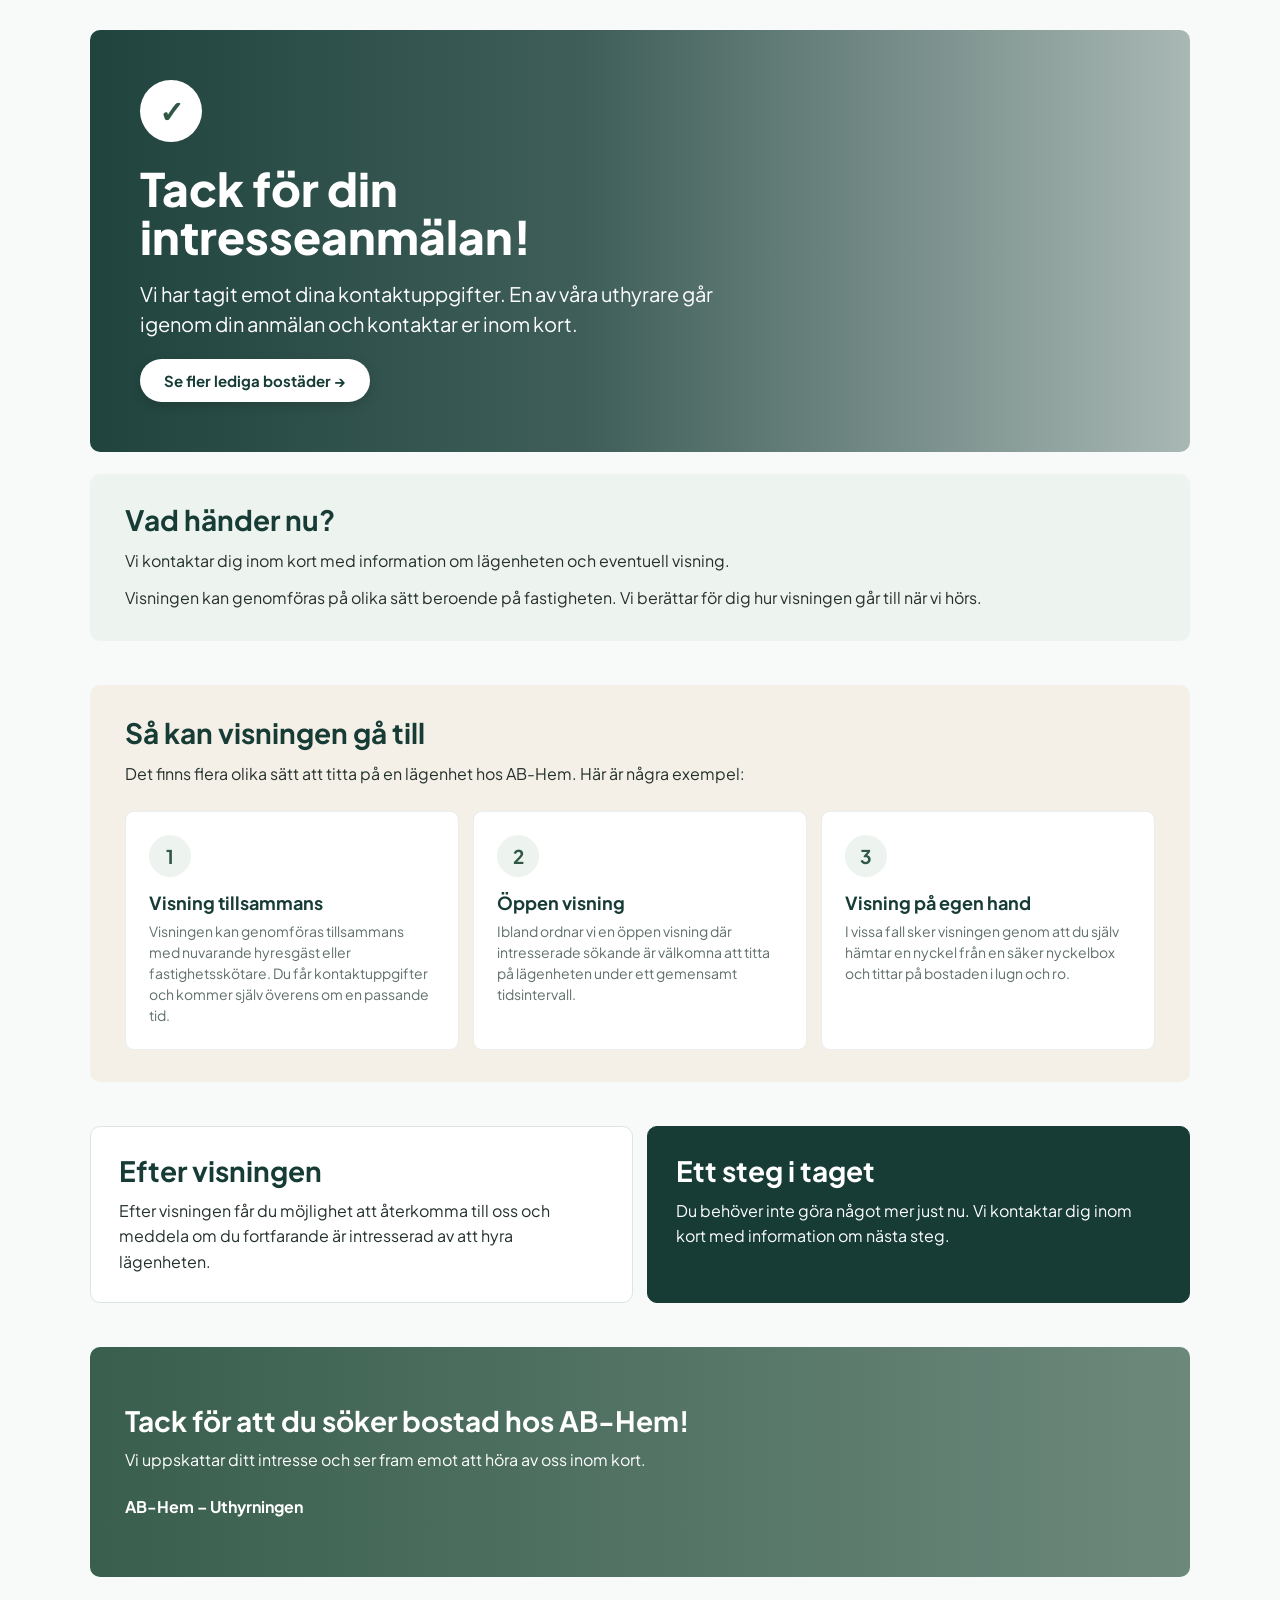
<file: lagenhet/tack.html>
<!DOCTYPE html>
<html lang="sv">

<head>
    <meta charset="UTF-8">
    <meta name="viewport" content="width=device-width, initial-scale=1.0, maximum-scale=5.0">
    <title>Tack för din intresseanmälan · AB-Hem</title>
    <link rel="preconnect" href="https://fonts.googleapis.com">
    <link rel="preconnect" href="https://fonts.gstatic.com" crossorigin>
    <link href="https://fonts.googleapis.com/css2?family=Plus+Jakarta+Sans:wght@400;500;600;700;800&display=swap" rel="stylesheet">

    <style>
        body {
            margin: 0;
            padding: 30px 18px 60px;
            background: #f7faf8;
            font-family: "Plus Jakarta Sans", -apple-system, BlinkMacSystemFont, "Segoe UI", Roboto, sans-serif;
            color: #24312b;
            -webkit-font-smoothing: antialiased;
        }

        .ab-thankyou {
            --green: #315847;
            --dark: #173c36;
            --cream: #f4f0e7;
            --light: #edf3ee;
            --text: #24312b;
            --muted: #607069;
            --white: #ffffff;

            max-width: 1100px;
            margin: 0 auto;
            color: var(--text);
        }

        .ab-thankyou * {
            box-sizing: border-box;
        }

        /* HERO */
        .ab-thankyou .hero {
            position: relative;
            min-height: 390px;
            border-radius: 10px;
            overflow: hidden;
            background:
                linear-gradient(
                    90deg,
                    rgba(23, 60, 54, .96) 0%,
                    rgba(23, 60, 54, .82) 45%,
                    rgba(23, 60, 54, .35) 100%
                ),
                url('https://ab-hem.se/wp-content/uploads/2026/09/115.jpg')
                center/cover;
            display: flex;
            align-items: center;
        }

        .ab-thankyou .hero-content {
            padding: 50px;
            max-width: 720px;
        }

        .ab-thankyou .check {
            width: 62px;
            height: 62px;
            border-radius: 50%;
            background: #ffffff;
            color: var(--green);
            display: flex;
            align-items: center;
            justify-content: center;
            font-size: 30px;
            font-weight: 700;
            margin-bottom: 22px;
        }

        .ab-thankyou h1 {
            margin: 0 0 18px !important;
            color: #ffffff !important;
            font-size: 46px !important;
            line-height: 1.05 !important;
            font-weight: 800 !important;
        }

        .ab-thankyou .hero-text {
            margin: 0 0 20px !important;
            color: #ffffff !important;
            font-size: 20px !important;
            line-height: 1.5 !important;
            max-width: 620px;
        }

        .ab-thankyou .hero-btn {
            display: inline-block;
            background: #ffffff;
            color: var(--dark) !important;
            font-size: 15px;
            font-weight: 700;
            text-decoration: none;
            padding: 12px 24px;
            border-radius: 30px;
            transition: all 0.2s ease;
            box-shadow: 0 4px 12px rgba(0, 0, 0, 0.15);
        }

        .ab-thankyou .hero-btn:hover {
            background: var(--light);
            transform: translateY(-1px);
        }

        /* SEKTIONER & INTRO */
        .ab-thankyou .section {
            padding: 22px 0;
        }

        .ab-thankyou .intro {
            background: var(--light);
            border-radius: 10px;
            padding: 30px 35px;
        }

        .ab-thankyou h2 {
            margin: 0 0 12px !important;
            color: var(--dark) !important;
            font-size: 28px !important;
            line-height: 1.15 !important;
            font-weight: 700 !important;
        }

        .ab-thankyou p {
            margin: 0 0 12px !important;
            color: var(--text) !important;
            font-size: 16px !important;
            line-height: 1.6 !important;
        }

        .ab-thankyou p:last-child {
            margin-bottom: 0 !important;
        }

        /* VISNING */
        .ab-thankyou .viewing {
            background: var(--cream);
            border-radius: 10px;
            padding: 32px 35px;
        }

        .ab-thankyou .viewing-intro {
            max-width: 800px;
            margin-bottom: 24px !important;
        }

        /* VISNINGSSÄTT */
        .ab-thankyou .options {
            display: grid;
            grid-template-columns: repeat(3, 1fr);
            gap: 14px;
        }

        .ab-thankyou .option {
            background: #ffffff;
            border-radius: 9px;
            padding: 23px;
            border: 1px solid rgba(49, 88, 71, .10);
        }

        .ab-thankyou .option-icon {
            width: 42px;
            height: 42px;
            border-radius: 50%;
            background: var(--light);
            color: var(--green);
            display: flex;
            align-items: center;
            justify-content: center;
            font-size: 19px;
            font-weight: 700;
            margin-bottom: 15px;
        }

        .ab-thankyou .option h3 {
            margin: 0 0 8px !important;
            color: var(--dark) !important;
            font-size: 18px !important;
            line-height: 1.2 !important;
            font-weight: 700 !important;
        }

        .ab-thankyou .option p {
            margin: 0 !important;
            color: var(--muted) !important;
            font-size: 14px !important;
            line-height: 1.5 !important;
        }

        /* EFTER VISNING */
        .ab-thankyou .after {
            display: grid;
            grid-template-columns: 1fr 1fr;
            gap: 14px;
        }

        .ab-thankyou .after-card {
            background: var(--white);
            border: 1px solid #dce5df;
            border-radius: 10px;
            padding: 28px;
        }

        .ab-thankyou .after-card.green {
            background: var(--dark);
            border-color: var(--dark);
        }

        .ab-thankyou .after-card h2 {
            margin-bottom: 10px !important;
        }

        .ab-thankyou .after-card.green h2 {
            color: #ffffff !important;
        }

        .ab-thankyou .after-card.green p {
            color: #ffffff !important;
        }

        /* AVSLUTNING */
        .ab-thankyou .final {
            position: relative;
            min-height: 230px;
            border-radius: 10px;
            overflow: hidden;
            background:
                linear-gradient(
                    90deg,
                    rgba(49, 88, 71, .96),
                    rgba(49, 88, 71, .70)
                ),
                url('https://ab-hem.se/wp-content/uploads/2026/09/piano.png')
                center/cover;
            display: flex;
            align-items: center;
        }

        .ab-thankyou .final-content {
            padding: 35px;
            max-width: 680px;
        }

        .ab-thankyou .final h2 {
            color: #ffffff !important;
            margin-bottom: 10px !important;
        }

        .ab-thankyou .final p {
            color: #ffffff !important;
            margin-bottom: 0 !important;
        }

        .ab-thankyou .signature {
            margin-top: 22px !important;
            font-weight: 700 !important;
            color: #ffffff !important;
        }

        /* MOBIL */
        @media(max-width: 850px) {
            .ab-thankyou .options {
                grid-template-columns: 1fr;
            }
            .ab-thankyou .after {
                grid-template-columns: 1fr;
            }
        }

        @media(max-width: 700px) {
            .ab-thankyou .section {
                padding: 12px 0;
            }
            .ab-thankyou .hero {
                min-height: 380px;
            }
            .ab-thankyou .hero-content {
                padding: 30px 25px;
            }
            .ab-thankyou h1 {
                font-size: 34px !important;
            }
            .ab-thankyou .hero-text {
                font-size: 18px !important;
            }
            .ab-thankyou .intro,
            .ab-thankyou .viewing {
                padding: 25px 20px;
            }
            .ab-thankyou .option {
                padding: 20px;
            }
            .ab-thankyou .final-content {
                padding: 28px 24px;
            }
        }

        @media(max-width: 480px) {
            .ab-thankyou .check {
                width: 55px;
                height: 55px;
                font-size: 27px;
                margin-bottom: 18px;
            }
            .ab-thankyou h1 {
                font-size: 30px !important;
            }
            .ab-thankyou h2 {
                font-size: 24px !important;
            }
            .ab-thankyou p {
                font-size: 15px !important;
            }
        }
    </style>
</head>

<body>

    <div class="ab-thankyou">

        <!-- =========================
             1. HERO
        ========================= -->
        <section class="hero">
            <div class="hero-content">
                <div class="check">
                    ✓
                </div>
                <h1>
                    Tack för din intresseanmälan!
                </h1>
                <p class="hero-text">
                    Vi har tagit emot dina kontaktuppgifter. En av våra uthyrare går igenom din anmälan och kontaktar er inom kort.
                </p>
                <a href="https://ab-hem.se/lediga-bostader/" class="hero-btn">
                    Se fler lediga bostäder →
                </a>
            </div>
        </section>

        <!-- =========================
             2. VAD HÄNDER NU?
        ========================= -->
        <section class="section">
            <div class="intro">
                <h2>
                    Vad händer nu?
                </h2>
                <p>
                    Vi kontaktar dig inom kort med information om lägenheten och eventuell visning.
                </p>
                <p>
                    Visningen kan genomföras på olika sätt beroende på fastigheten. Vi berättar för dig hur visningen går till när vi hörs.
                </p>
            </div>
        </section>

        <!-- =========================
             3. OLIKA TYPER AV VISNING
        ========================= -->
        <section class="section">
            <div class="viewing">
                <h2>
                    Så kan visningen gå till
                </h2>
                <p class="viewing-intro">
                    Det finns flera olika sätt att titta på en lägenhet hos AB-Hem. Här är några exempel:
                </p>

                <div class="options">
                    <div class="option">
                        <div class="option-icon">1</div>
                        <h3>Visning tillsammans</h3>
                        <p>
                            Visningen kan genomföras tillsammans med nuvarande hyresgäst eller fastighetsskötare. Du får kontaktuppgifter och kommer själv överens om en passande tid.
                        </p>
                    </div>

                    <div class="option">
                        <div class="option-icon">2</div>
                        <h3>Öppen visning</h3>
                        <p>
                            Ibland ordnar vi en öppen visning där intresserade sökande är välkomna att titta på lägenheten under ett gemensamt tidsintervall.
                        </p>
                    </div>

                    <div class="option">
                        <div class="option-icon">3</div>
                        <h3>Visning på egen hand</h3>
                        <p>
                            I vissa fall sker visningen genom att du själv hämtar en nyckel från en säker nyckelbox och tittar på bostaden i lugn och ro.
                        </p>
                    </div>
                </div>
            </div>
        </section>

        <!-- =========================
             4. EFTER VISNING
        ========================= -->
        <section class="section">
            <div class="after">
                <div class="after-card">
                    <h2>Efter visningen</h2>
                    <p>
                        Efter visningen får du möjlighet att återkomma till oss och meddela om du fortfarande är intresserad av att hyra lägenheten.
                    </p>
                </div>

                <div class="after-card green">
                    <h2>Ett steg i taget</h2>
                    <p>
                        Du behöver inte göra något mer just nu. Vi kontaktar dig inom kort med information om nästa steg.
                    </p>
                </div>
            </div>
        </section>

        <!-- =========================
             5. AVSLUTNING
        ========================= -->
        <section class="section">
            <div class="final">
                <div class="final-content">
                    <h2>Tack för att du söker bostad hos AB-Hem!</h2>
                    <p>
                        Vi uppskattar ditt intresse och ser fram emot att höra av oss inom kort.
                    </p>
                    <p class="signature">
                        AB-Hem – Uthyrningen
                    </p>
                </div>
            </div>
        </section>

    </div>

</body>

</html>
</file>
<file: style.css>
/* =========================================================
   AB-HEM · JOBS (MOBILE-FIRST DESIGN SYSTEM)
   ========================================================= */

:root {
    --green: #315847;
    --green-hover: #254637;
    --dark: #173c36;
    --cream: #f4f0e7;
    --cream-border: #e5ddd0;
    --light: #edf3ee;
    --bg: #f6f8f6;
    --white: #ffffff;
    --text: #1c2b25;
    --muted: #5d6e67;
    --line: #dbe5df;

    /* Status- & varningsfärger */
    --acute-bg: #fee2e2;
    --acute-text: #b91c1c;
    --acute-border: #fca5a5;

    --status-open-bg: #e0f2fe;
    --status-open-text: #0369a1;
    --status-progress-bg: #fef3c7;
    --status-progress-text: #b45309;
    --status-done-bg: #dcfce7;
    --status-done-text: #15803d;
    --status-wait-bg: #f3e8ff;
    --status-wait-text: #7e22ce;
    --status-default-bg: #edf3ee;
    --status-default-text: #173c36;

    --radius-sm: 10px;
    --radius-md: 14px;
    --radius-lg: 20px;
    --shadow-sm: 0 2px 10px rgba(23, 60, 54, 0.06);
    --shadow-md: 0 10px 28px rgba(23, 60, 54, 0.10);
}

*,
*::before,
*::after {
    box-sizing: border-box;
    -webkit-tap-highlight-color: transparent;
}

[hidden] {
    display: none !important;
}

html,
body {
    margin: 0;
    padding: 0;
    background: var(--bg);
    color: var(--text);
    font-family: 'Plus Jakarta Sans', -apple-system, BlinkMacSystemFont, 'Segoe UI', Roboto, sans-serif;
    font-size: 15px;
    line-height: 1.5;
    -webkit-font-smoothing: antialiased;
}

button,
input,
select {
    font-family: inherit;
    font-size: inherit;
}

/* =========================================================
   STICKY APP HEADER & KPI STRIP
   ========================================================= */

.app-header {
    position: sticky;
    top: 0;
    z-index: 40;
    background: linear-gradient(135deg, #173c36 0%, #315847 100%);
    color: var(--white);
    box-shadow: 0 4px 18px rgba(23, 60, 54, 0.16);
    padding-top: env(safe-area-inset-top, 0px);
}

.header-inner {
    max-width: 1120px;
    margin: 0 auto;
    padding: 12px 14px 10px;
    display: flex;
    align-items: center;
    justify-content: space-between;
    gap: 10px;
}

.brand {
    display: flex;
    align-items: center;
    gap: 10px;
    min-width: 0;
}

.brand-mark {
    width: 38px;
    height: 38px;
    border-radius: 11px;
    background: rgba(255, 255, 255, 0.14);
    border: 1px solid rgba(255, 255, 255, 0.24);
    display: flex;
    align-items: center;
    justify-content: center;
    font-weight: 800;
    font-size: 14px;
    letter-spacing: 0.04em;
    color: #dce8df;
    flex-shrink: 0;
}

.brand-text {
    min-width: 0;
}

.brand-text h1 {
    margin: 0;
    font-size: 19px;
    font-weight: 800;
    line-height: 1.1;
    letter-spacing: -0.02em;
    color: #ffffff;
}

.sync-status {
    display: block;
    font-size: 11.5px;
    color: #cfe0d6;
    white-space: nowrap;
    overflow: hidden;
    text-overflow: ellipsis;
}

.header-actions {
    display: flex;
    align-items: center;
    gap: 8px;
    flex-shrink: 0;
}

.icon-btn {
    display: inline-flex;
    align-items: center;
    justify-content: center;
    gap: 6px;
    min-height: 40px;
    padding: 8px 12px;
    border-radius: 999px;
    border: 1px solid rgba(255, 255, 255, 0.24);
    background: rgba(255, 255, 255, 0.10);
    color: #ffffff;
    font-size: 13px;
    font-weight: 700;
    cursor: pointer;
    transition: background 0.18s ease, transform 0.15s ease;
}

.icon-btn:active {
    transform: scale(0.96);
}

.icon-btn:hover {
    background: rgba(255, 255, 255, 0.18);
}

.filter-count-badge {
    display: inline-flex;
    align-items: center;
    justify-content: center;
    min-width: 20px;
    height: 20px;
    padding: 0 6px;
    border-radius: 999px;
    background: #ffffff;
    color: var(--dark);
    font-size: 11px;
    font-weight: 800;
}

.spinning {
    animation: spin 0.9s linear infinite;
}

@keyframes spin {
    from { transform: rotate(0deg); }
    to { transform: rotate(360deg); }
}

/* KPI Strip (horisontell scroll på mobil) */
.kpi-strip {
    max-width: 1120px;
    margin: 0 auto;
    padding: 2px 14px 12px;
    display: flex;
    gap: 8px;
    overflow-x: auto;
    scrollbar-width: none;
    -ms-overflow-style: none;
}

.kpi-strip::-webkit-scrollbar {
    display: none;
}

.kpi-pill {
    display: inline-flex;
    align-items: center;
    gap: 7px;
    padding: 7px 12px;
    border-radius: 999px;
    border: 1px solid rgba(255, 255, 255, 0.18);
    background: rgba(255, 255, 255, 0.09);
    color: #e9f2ed;
    font-size: 12.5px;
    font-weight: 700;
    white-space: nowrap;
    cursor: pointer;
    transition: 0.18s ease;
    flex-shrink: 0;
}

.kpi-pill strong {
    display: inline-flex;
    align-items: center;
    justify-content: center;
    min-width: 22px;
    height: 20px;
    padding: 0 6px;
    border-radius: 999px;
    background: rgba(255, 255, 255, 0.18);
    color: #ffffff;
    font-size: 11.5px;
}

.kpi-pill.active {
    background: #ffffff;
    color: var(--dark);
    border-color: #ffffff;
}

.kpi-pill.active strong {
    background: var(--light);
    color: var(--green);
}

.kpi-pill.acute-pill {
    border-color: rgba(252, 165, 165, 0.45);
}

.kpi-pill.acute-pill.active {
    background: #fee2e2;
    color: #991b1b;
    border-color: #fca5a5;
}

/* =========================================================
   MAIN CONTAINER
   ========================================================= */

.app-main {
    max-width: 1120px;
    margin: 0 auto;
    padding: 12px 12px calc(36px + env(safe-area-inset-bottom, 0px));
}

/* =========================================================
   ACCESS / SHARING BANNER
   ========================================================= */

.access-banner {
    margin-bottom: 14px;
    padding: 18px;
    border-radius: var(--radius-md);
    background: var(--cream);
    border: 1px solid var(--cream-border);
    box-shadow: var(--shadow-sm);
}

.access-banner-header {
    display: flex;
    align-items: flex-start;
    gap: 12px;
}

.access-icon {
    width: 40px;
    height: 40px;
    border-radius: 12px;
    background: #ffffff;
    display: flex;
    align-items: center;
    justify-content: center;
    font-size: 20px;
    flex-shrink: 0;
}

.access-banner h2 {
    margin: 0 0 4px;
    font-size: 16.5px;
    font-weight: 800;
    color: var(--dark);
}

.access-banner p {
    margin: 0;
    font-size: 13.5px;
    color: var(--muted);
}

.access-steps {
    margin: 12px 0 14px;
    padding-left: 20px;
    font-size: 13.5px;
    color: var(--text);
}

.access-steps li {
    margin-bottom: 6px;
}

.access-steps a {
    color: var(--green);
    font-weight: 700;
}

.access-actions {
    display: flex;
    flex-wrap: wrap;
    gap: 8px;
}

/* =========================================================
   BUTTONS
   ========================================================= */

.btn {
    display: inline-flex;
    align-items: center;
    justify-content: center;
    gap: 6px;
    min-height: 44px;
    padding: 10px 18px;
    border-radius: 999px;
    border: none;
    font-size: 14px;
    font-weight: 700;
    cursor: pointer;
    text-decoration: none;
    transition: 0.18s ease;
}

.btn-primary {
    background: var(--green);
    color: #ffffff;
}

.btn-primary:hover {
    background: var(--green-hover);
}

.btn-secondary {
    background: #ffffff;
    color: var(--dark);
    border: 1px solid var(--line);
}

/* =========================================================
   FILTER PANEL (MOBILE OPTIMERAD)
   ========================================================= */

.filter-panel {
    background: var(--white);
    border: 1px solid var(--line);
    border-radius: var(--radius-md);
    padding: 14px;
    box-shadow: var(--shadow-sm);
    margin-bottom: 12px;
}

.filter-panel.collapsed {
    display: none;
}

.search-row {
    margin-bottom: 10px;
}

.search-input-wrap {
    position: relative;
    display: flex;
    align-items: center;
}

.search-icon {
    position: absolute;
    left: 13px;
    color: var(--muted);
    pointer-events: none;
}

#filter-search {
    width: 100%;
    height: 46px;
    padding: 0 38px 0 40px;
    border-radius: 12px;
    border: 1px solid var(--line);
    background: var(--light);
    color: var(--dark);
    font-size: 15px;
    font-weight: 500;
    outline: none;
    transition: border-color 0.18s ease, background 0.18s ease;
}

#filter-search:focus {
    background: #ffffff;
    border-color: var(--green);
    box-shadow: 0 0 0 3px rgba(49, 88, 71, 0.12);
}

.clear-input-btn {
    position: absolute;
    right: 8px;
    width: 28px;
    height: 28px;
    border-radius: 50%;
    border: none;
    background: rgba(23, 60, 54, 0.10);
    color: var(--dark);
    font-size: 13px;
    cursor: pointer;
    display: flex;
    align-items: center;
    justify-content: center;
}

.filter-grid {
    display: grid;
    grid-template-columns: 1fr 1fr;
    gap: 10px;
    margin-bottom: 10px;
}

.filter-date-row {
    display: grid;
    grid-template-columns: 1fr 1fr;
    gap: 10px;
    margin-bottom: 10px;
}

.filter-date-row .filter-field:last-child {
    grid-column: span 2;
}

.filter-field {
    display: flex;
    flex-direction: column;
    gap: 4px;
    min-width: 0;
}

.filter-field label {
    font-size: 11.5px;
    font-weight: 800;
    text-transform: uppercase;
    letter-spacing: 0.05em;
    color: var(--green);
}

.filter-field select,
.filter-field input {
    width: 100%;
    max-width: 100%;
    min-width: 0;
    box-sizing: border-box;
    height: 42px;
    padding: 0 11px;
    border-radius: 10px;
    border: 1px solid var(--line);
    background: #ffffff;
    color: var(--dark);
    font-size: 14px;
    font-weight: 600;
    outline: none;
    font-family: inherit;
}

.filter-field select {
    background-image: url("data:image/svg+xml,%3Csvg xmlns='http://www.w3.org/2000/svg' width='12' height='12' viewBox='0 0 24 24' fill='none' stroke='%23173c36' stroke-width='2.5' stroke-linecap='round' stroke-linejoin='round'%3E%3Cpath d='m6 9 6 6 6-6'/%3E%3C/svg%3E");
    background-repeat: no-repeat;
    background-position: right 10px center;
    padding-right: 28px;
    -webkit-appearance: none;
    appearance: none;
    text-overflow: ellipsis;
    white-space: nowrap;
    overflow: hidden;
}

.filter-field input[type="date"] {
    -webkit-appearance: none;
    appearance: none;
}

.filter-field select:focus,
.filter-field input:focus {
    border-color: var(--green);
    box-shadow: 0 0 0 2px rgba(49, 88, 71, 0.12);
}

.filter-quick-bar {
    display: flex;
    align-items: center;
    justify-content: space-between;
    flex-wrap: wrap;
    gap: 10px;
    padding-top: 8px;
    border-top: 1px solid #edf2ee;
}

.date-presets {
    display: flex;
    flex-wrap: wrap;
    gap: 6px;
}

.preset-chip {
    padding: 6px 11px;
    border-radius: 999px;
    border: 1px solid var(--line);
    background: var(--light);
    color: var(--dark);
    font-size: 12px;
    font-weight: 700;
    cursor: pointer;
}

.preset-chip.active {
    background: var(--green);
    border-color: var(--green);
    color: #ffffff;
}

.acute-toggle {
    display: inline-flex;
    align-items: center;
    gap: 7px;
    padding: 6px 12px;
    border-radius: 999px;
    background: #fff5f5;
    border: 1px solid #fecaca;
    color: #991b1b;
    font-size: 12.5px;
    font-weight: 700;
    cursor: pointer;
    user-select: none;
}

.acute-toggle input {
    width: 16px;
    height: 16px;
    margin: 0;
    accent-color: #dc2626;
}

/* =========================================================
   RESULTS TOOLBAR & ACTIVE CHIPS
   ========================================================= */

.results-toolbar {
    display: flex;
    align-items: center;
    justify-content: space-between;
    gap: 10px;
    margin-bottom: 10px;
    padding: 2px 4px;
}

.results-count-wrap {
    display: flex;
    align-items: center;
    flex-wrap: wrap;
    gap: 8px;
    min-width: 0;
}

#results-count {
    font-size: 13.5px;
    color: var(--muted);
    font-weight: 700;
}

.active-chips {
    display: flex;
    flex-wrap: wrap;
    gap: 6px;
}

.active-chip {
    display: inline-flex;
    align-items: center;
    gap: 6px;
    padding: 4px 10px;
    border-radius: 999px;
    background: var(--cream);
    border: 1px solid var(--cream-border);
    color: var(--dark);
    font-size: 12px;
    font-weight: 700;
    cursor: pointer;
}

.reset-btn {
    border: none;
    background: transparent;
    color: var(--green);
    font-size: 13px;
    font-weight: 800;
    text-decoration: underline;
    cursor: pointer;
    padding: 4px 6px;
    white-space: nowrap;
}

/* =========================================================
   JOB CARDS (MOBILFOKUSERAD LISTA)
   ========================================================= */

.jobs-list {
    display: grid;
    grid-template-columns: 1fr;
    gap: 10px;
}

.load-more-wrap {
    margin-top: 16px;
    text-align: center;
}

.load-more-btn {
    width: 100%;
    max-width: 360px;
    box-shadow: var(--shadow-sm);
}

.job-card {
    position: relative;
    background: var(--white);
    border: 1px solid var(--line);
    border-radius: var(--radius-md);
    padding: 15px 16px;
    box-shadow: var(--shadow-sm);
    cursor: pointer;
    transition: transform 0.16s ease, box-shadow 0.16s ease, border-color 0.16s ease;
    display: flex;
    flex-direction: column;
    gap: 10px;
}

.job-card:active {
    transform: scale(0.99);
}

.job-card:hover {
    border-color: #b7ccc0;
    box-shadow: var(--shadow-md);
}

.job-card.is-acute {
    border-left: 5px solid #dc2626;
}

.job-card-top {
    display: flex;
    align-items: center;
    justify-content: space-between;
    gap: 8px;
    flex-wrap: wrap;
}

.job-card-top-left {
    display: flex;
    align-items: center;
    gap: 7px;
    flex-wrap: wrap;
}

.nr-badge {
    display: inline-flex;
    align-items: center;
    padding: 3px 9px;
    border-radius: 8px;
    background: var(--dark);
    color: #ffffff;
    font-size: 12.5px;
    font-weight: 800;
    letter-spacing: 0.01em;
}

.date-badge {
    font-size: 12.5px;
    font-weight: 600;
    color: var(--muted);
}

.type-badge {
    display: inline-flex;
    align-items: center;
    padding: 3px 9px;
    border-radius: 999px;
    background: var(--cream);
    border: 1px solid var(--cream-border);
    color: var(--dark);
    font-size: 11.5px;
    font-weight: 700;
}

.lgh-code-badge {
    display: inline-flex;
    align-items: center;
    gap: 4px;
    padding: 3px 8px;
    border-radius: 8px;
    background: #eef5f1;
    border: 1px solid #bddcc7;
    color: #173c36;
    font-size: 12px;
    font-weight: 800;
    letter-spacing: 0.02em;
}

.job-card-top-right {
    display: flex;
    align-items: center;
    gap: 6px;
}

.acute-badge {
    display: inline-flex;
    align-items: center;
    gap: 4px;
    padding: 3px 9px;
    border-radius: 999px;
    background: var(--acute-bg);
    border: 1px solid var(--acute-border);
    color: var(--acute-text);
    font-size: 11.5px;
    font-weight: 800;
}

.status-badge {
    display: inline-flex;
    align-items: center;
    padding: 4px 10px;
    border-radius: 999px;
    font-size: 12px;
    font-weight: 800;
    line-height: 1.2;
}

.status-open {
    background: var(--status-open-bg);
    color: var(--status-open-text);
}

.status-progress {
    background: var(--status-progress-bg);
    color: var(--status-progress-text);
}

.status-done {
    background: var(--status-done-bg);
    color: var(--status-done-text);
}

.status-wait {
    background: var(--status-wait-bg);
    color: var(--status-wait-text);
}

.status-default {
    background: var(--status-default-bg);
    color: var(--status-default-text);
}

.job-card-title {
    margin: 0;
    font-size: 17px;
    font-weight: 800;
    line-height: 1.28;
    color: var(--dark);
}

.job-card-desc {
    margin: 0;
    font-size: 14px;
    color: var(--muted);
    line-height: 1.48;
    display: -webkit-box;
    -webkit-line-clamp: 2;
    -webkit-box-orient: vertical;
    overflow: hidden;
}

.job-card-meta {
    display: grid;
    grid-template-columns: 1fr 1fr;
    gap: 8px;
    padding-top: 10px;
    border-top: 1px solid #eef3ef;
    font-size: 13px;
}

.meta-item {
    display: flex;
    flex-direction: column;
    min-width: 0;
}

.meta-label {
    font-size: 10.5px;
    font-weight: 800;
    text-transform: uppercase;
    letter-spacing: 0.05em;
    color: var(--muted);
}

.meta-value {
    font-weight: 700;
    color: var(--text);
    white-space: nowrap;
    overflow: hidden;
    text-overflow: ellipsis;
}

/* =========================================================
   LOADING & EMPTY STATES
   ========================================================= */

.loading-list {
    display: grid;
    gap: 10px;
}

.skeleton-card {
    height: 142px;
    border-radius: var(--radius-md);
    background: linear-gradient(90deg, #e9f0ec 25%, #f4f7f5 50%, #e9f0ec 75%);
    background-size: 200% 100%;
    animation: shimmer 1.3s infinite;
}

@keyframes shimmer {
    0% { background-position: 200% 0; }
    100% { background-position: -200% 0; }
}

.empty-state {
    text-align: center;
    padding: 44px 20px;
    background: var(--white);
    border-radius: var(--radius-md);
    border: 1px solid var(--line);
}

.empty-icon {
    font-size: 34px;
    margin-bottom: 8px;
}

.empty-state h3 {
    margin: 0 0 6px;
    color: var(--dark);
    font-size: 18px;
}

.empty-state p {
    margin: 0 auto 16px;
    max-width: 420px;
    color: var(--muted);
    font-size: 14px;
}

/* =========================================================
   MOBILE BOTTOM-SHEET / DETAIL MODAL (ALLA 32 KOLUMNER)
   ========================================================= */

.modal-backdrop {
    position: fixed;
    inset: 0;
    z-index: 100;
    background: rgba(15, 36, 32, 0.58);
    backdrop-filter: blur(3px);
    display: flex;
    align-items: flex-end;
    justify-content: center;
}

.modal-backdrop[hidden] {
    display: none !important;
}

.modal-sheet {
    width: 100%;
    max-width: 760px;
    max-height: 92vh;
    background: var(--white);
    border-radius: 22px 22px 0 0;
    display: flex;
    flex-direction: column;
    overflow: hidden;
    box-shadow: 0 -10px 40px rgba(0, 0, 0, 0.22);
    animation: slideUp 0.22s ease-out;
}

@keyframes slideUp {
    from { transform: translateY(30px); opacity: 0.5; }
    to { transform: translateY(0); opacity: 1; }
}

.modal-drag-handle {
    width: 42px;
    height: 5px;
    border-radius: 999px;
    background: #d0dcd5;
    margin: 10px auto 4px;
    flex-shrink: 0;
}

.modal-header {
    padding: 8px 18px 14px;
    border-bottom: 1px solid var(--line);
    flex-shrink: 0;
}

.modal-header-top {
    display: flex;
    align-items: center;
    justify-content: space-between;
    gap: 10px;
    margin-bottom: 8px;
}

.modal-badges {
    display: flex;
    align-items: center;
    flex-wrap: wrap;
    gap: 6px;
}

.modal-close-btn {
    width: 36px;
    height: 36px;
    border-radius: 50%;
    border: 1px solid var(--line);
    background: var(--light);
    color: var(--dark);
    font-size: 16px;
    font-weight: 700;
    cursor: pointer;
    display: flex;
    align-items: center;
    justify-content: center;
    flex-shrink: 0;
}

.modal-title {
    margin: 0 0 4px;
    font-size: 20px;
    font-weight: 800;
    line-height: 1.22;
    color: var(--dark);
}

.modal-subtitle {
    margin: 0;
    font-size: 13.5px;
    color: var(--muted);
    font-weight: 600;
}

.modal-quick-actions {
    display: flex;
    flex-wrap: wrap;
    gap: 8px;
    padding: 10px 18px;
    background: var(--light);
    border-bottom: 1px solid var(--line);
    flex-shrink: 0;
}

.modal-quick-actions:empty {
    display: none;
}

.action-pill {
    display: inline-flex;
    align-items: center;
    gap: 6px;
    padding: 8px 13px;
    border-radius: 999px;
    background: var(--white);
    border: 1px solid var(--line);
    color: var(--green);
    font-size: 13px;
    font-weight: 800;
    text-decoration: none;
    white-space: nowrap;
    box-shadow: 0 2px 6px rgba(23, 60, 54, 0.05);
}

.modal-body {
    flex: 1 1 auto;
    min-height: 0;
    padding: 16px 18px 24px;
    overflow-y: auto;
    -webkit-overflow-scrolling: touch;
    display: block;
}

.detail-description-box {
    padding: 14px;
    margin-bottom: 16px;
    border-radius: 14px;
    background: var(--cream);
    border: 1px solid var(--cream-border);
}

.detail-description-box h4 {
    margin: 0 0 6px;
    font-size: 11.5px;
    font-weight: 800;
    text-transform: uppercase;
    letter-spacing: 0.06em;
    color: var(--green);
}

.detail-description-box p {
    margin: 0;
    font-size: 14.5px;
    line-height: 1.6;
    color: var(--text);
    white-space: pre-line;
}

.detail-section {
    margin-bottom: 16px;
    border: 1px solid var(--line);
    border-radius: 14px;
    background: var(--white);
}

.detail-section:last-child {
    margin-bottom: 0;
}

.detail-section-title {
    margin: 0;
    padding: 10px 14px;
    background: var(--light);
    border-bottom: 1px solid var(--line);
    border-radius: 13px 13px 0 0;
    font-size: 12px;
    font-weight: 800;
    text-transform: uppercase;
    letter-spacing: 0.06em;
    color: var(--dark);
}

.detail-grid {
    display: grid;
    grid-template-columns: 1fr 1fr;
}

.detail-cell {
    padding: 10px 14px;
    border-bottom: 1px solid #eef3ef;
    border-right: 1px solid #eef3ef;
    min-width: 0;
}

.detail-cell.full-width {
    grid-column: span 2;
    border-right: none;
}

.detail-cell.is-empty {
    opacity: 0.52;
}

.detail-label {
    display: block;
    font-size: 11px;
    font-weight: 700;
    color: var(--muted);
    margin-bottom: 2px;
}

.detail-value {
    display: block;
    font-size: 14px;
    font-weight: 700;
    color: var(--text);
    word-break: break-word;
}

.detail-value a {
    color: var(--green);
    text-decoration: underline;
}

.modal-footer {
    padding: 12px 18px calc(12px + env(safe-area-inset-bottom, 0px));
    border-top: 1px solid var(--line);
    background: var(--white);
    display: flex;
    align-items: center;
    justify-content: space-between;
    gap: 12px;
    flex-shrink: 0;
}

.toggle-empty-fields {
    display: inline-flex;
    align-items: center;
    gap: 7px;
    font-size: 12.5px;
    font-weight: 600;
    color: var(--muted);
    cursor: pointer;
}

.toggle-empty-fields input {
    width: 16px;
    height: 16px;
    accent-color: var(--green);
}

/* =========================================================
   TABLET & DESKTOP ENHANCEMENTS
   ========================================================= */

@media (min-width: 720px) {
    .app-main {
        padding: 18px 20px 48px;
    }

    .filter-grid {
        grid-template-columns: repeat(4, 1fr);
    }

    .filter-date-row {
        grid-template-columns: 1fr 1fr 1.2fr;
    }

    .filter-date-row .filter-field:last-child {
        grid-column: auto;
    }

    .jobs-list {
        grid-template-columns: repeat(2, 1fr);
        gap: 14px;
    }

    .modal-backdrop {
        align-items: center;
        padding: 24px;
    }

    .modal-sheet {
        border-radius: 22px;
        max-height: 88vh;
    }

    .modal-drag-handle {
        display: none;
    }
}

@media (max-width: 400px) {
    .detail-grid {
        grid-template-columns: 1fr;
    }
    .detail-cell {
        border-right: none;
    }
    .detail-cell.full-width {
        grid-column: auto;
    }
}

/* =========================================================
   PERSONAL CARETAKER BANNER ("MINA JOBB" & SNABBLÄNK)
   ========================================================= */

.personal-banner {
    background: linear-gradient(135deg, #173c36 0%, #205048 100%);
    color: #ffffff;
    border-radius: var(--radius-md);
    box-shadow: 0 4px 18px rgba(23, 60, 54, 0.18);
    margin-bottom: 16px;
    padding: 14px 16px;
    border: 1px solid rgba(255, 255, 255, 0.12);
    animation: fadeInBanner 0.25s ease-out;
}

@keyframes fadeInBanner {
    from { opacity: 0; transform: translateY(-6px); }
    to { opacity: 1; transform: translateY(0); }
}

.personal-banner-inner {
    display: flex;
    align-items: center;
    justify-content: space-between;
    gap: 12px;
    flex-wrap: wrap;
}

.personal-info {
    display: flex;
    align-items: center;
    gap: 12px;
    min-width: 0;
}

.personal-avatar {
    width: 44px;
    height: 44px;
    border-radius: 12px;
    background: rgba(255, 255, 255, 0.15);
    display: flex;
    align-items: center;
    justify-content: center;
    font-size: 22px;
    flex-shrink: 0;
}

.personal-text {
    min-width: 0;
}

.personal-title-row {
    display: flex;
    align-items: center;
    gap: 8px;
    flex-wrap: wrap;
}

.personal-tag {
    display: inline-flex;
    align-items: center;
    padding: 2px 8px;
    border-radius: 999px;
    background: rgba(255, 255, 255, 0.2);
    font-size: 11px;
    font-weight: 800;
    letter-spacing: 0.04em;
    text-transform: uppercase;
    color: #ffffff;
}

.personal-name {
    margin: 0;
    font-size: 18px;
    font-weight: 800;
    line-height: 1.25;
    color: #ffffff;
}

.personal-stats {
    margin: 4px 0 0;
    font-size: 13px;
    color: #d1e4da;
    font-weight: 500;
}

.personal-stats strong {
    color: #ffffff;
    font-weight: 800;
}

.personal-stats .acute-highlight {
    display: inline-block;
    margin-left: 6px;
    background: rgba(220, 38, 38, 0.25);
    color: #fca5a5;
    padding: 1px 7px;
    border-radius: 6px;
    font-weight: 800;
}

.personal-actions {
    display: flex;
    align-items: center;
    gap: 8px;
    flex-wrap: wrap;
}

.btn-personal-btn {
    display: inline-flex;
    align-items: center;
    justify-content: center;
    gap: 6px;
    min-height: 38px;
    padding: 0 14px;
    border-radius: 10px;
    font-size: 13px;
    font-weight: 700;
    cursor: pointer;
    transition: var(--transition);
    border: none;
    font-family: inherit;
    white-space: nowrap;
}

.btn-personal-share {
    background: #ffffff;
    color: #173c36;
}

.btn-personal-share:hover {
    background: #f0f7f3;
    transform: translateY(-1px);
}

.btn-personal-clear {
    background: rgba(255, 255, 255, 0.15);
    color: #ffffff;
    border: 1px solid rgba(255, 255, 255, 0.2);
}

.btn-personal-clear:hover {
    background: rgba(255, 255, 255, 0.25);
}

/* =========================================================
   ACTION BUTTON (ADMIN COPY CARETAKER LINK)
   ========================================================= */

.link-action-btn {
    border: 1px dashed #b7d1c2;
    background: #eef5f1;
    color: var(--green);
    font-size: 11.5px;
    font-weight: 700;
    cursor: pointer;
    padding: 6px 10px;
    border-radius: 8px;
    transition: var(--transition);
    font-family: inherit;
    display: inline-flex;
    align-items: center;
    justify-content: center;
    gap: 5px;
    width: 100%;
    margin-top: 4px;
    box-sizing: border-box;
    text-align: center;
}

.link-action-btn:hover {
    background: #e0eee4;
    border-color: var(--green);
}

.link-action-btn.is-copied {
    color: #15803d;
    background: #eaf7ee;
    border-color: #15803d;
}

/* =========================================================
   MOBILOPTIMISERADE SNABBÅTGÄRDER PÅ JOBBKORTEN
   ========================================================= */

.job-card-actions {
    display: flex;
    align-items: center;
    gap: 8px;
    margin-top: 12px;
    padding-top: 10px;
    border-top: 1px dashed #e2ebe5;
    flex-wrap: wrap;
}

.card-action-btn {
    display: inline-flex;
    align-items: center;
    justify-content: center;
    gap: 5px;
    min-height: 34px;
    padding: 0 12px;
    border-radius: 8px;
    font-size: 12px;
    font-weight: 700;
    text-decoration: none;
    transition: var(--transition);
    font-family: inherit;
    cursor: pointer;
    box-sizing: border-box;
}

.card-action-call {
    background: #eaf4ed;
    color: #173c36;
    border: 1px solid #c2ded0;
}

.card-action-call:hover {
    background: #d9ecdf;
    border-color: #a7cfb9;
    color: #0f2723;
}

.card-action-map {
    background: #f1f5f9;
    color: #1e3a5f;
    border: 1px solid #cbd5e1;
}

.card-action-map:hover {
    background: #e2e8f0;
    border-color: #94a3b8;
    color: #0f172a;
}

.card-action-open {
    margin-left: auto;
    background: transparent;
    border: none;
    color: var(--muted);
    font-size: 12px;
    padding: 0 6px;
}

.card-action-open:hover {
    color: var(--dark);
    text-decoration: underline;
}

/* =========================================================
   TOAST NOTIFICATION
   ========================================================= */

.toast {
    position: fixed;
    bottom: 24px;
    left: 50%;
    transform: translateX(-50%);
    background: #173c36;
    color: #ffffff;
    padding: 12px 22px;
    border-radius: 999px;
    font-size: 13.5px;
    font-weight: 700;
    box-shadow: 0 10px 28px rgba(0, 0, 0, 0.28);
    z-index: 10000;
    display: flex;
    align-items: center;
    gap: 8px;
    pointer-events: none;
    max-width: 90vw;
    text-align: center;
    animation: toastSlideUp 0.25s cubic-bezier(0.16, 1, 0.3, 1);
}

@keyframes toastSlideUp {
    from {
        opacity: 0;
        transform: translate(-50%, 16px);
    }
    to {
        opacity: 1;
        transform: translate(-50%, 0);
    }
}
</file>
<file: chatbot-demo/style.css>
/* =========================================================
   AB-HEM · CHATBOT DEMO & WIDGET STYLES
   ========================================================= */

:root {
    --green: #315847;
    --green-hover: #254637;
    --dark: #173c36;
    --cream: #f4f0e7;
    --cream-border: #e5ddd0;
    --light: #edf3ee;
    --white: #ffffff;
    --text: #1c2b25;
    --muted: #5d6e67;
    --line: #dbe5df;
}

*,
*::before,
*::after {
    box-sizing: border-box;
}

html,
body {
    margin: 0;
    padding: 0;
    font-family: 'Plus Jakarta Sans', -apple-system, BlinkMacSystemFont, 'Segoe UI', Roboto, sans-serif;
    background: #f5f8f6;
    color: var(--text);
    line-height: 1.55;
    -webkit-font-smoothing: antialiased;
}

[hidden] {
    display: none !important;
}

/* =========================================================
   DEMO PAGE LAYOUT (SIMULERAR AB-HEM.SE + TESTPANEL)
   ========================================================= */

.demo-container {
    width: min(1180px, calc(100% - 40px));
    margin: 0 auto;
}

.demo-header {
    background: var(--white);
    border-bottom: 1px solid var(--line);
    padding: 16px 0;
}

.demo-header-inner {
    display: flex;
    align-items: center;
    justify-content: space-between;
    gap: 16px;
    flex-wrap: wrap;
}

.demo-logo {
    display: flex;
    align-items: center;
    gap: 10px;
}

.demo-logo-badge {
    background: var(--dark);
    color: var(--white);
    font-weight: 800;
    font-size: 16px;
    padding: 6px 14px;
    border-radius: 10px;
}

.demo-logo-sub {
    font-weight: 700;
    color: var(--green);
    font-size: 15px;
}

.demo-header-links {
    display: flex;
    gap: 18px;
    flex-wrap: wrap;
}

.demo-header-links a {
    color: var(--dark);
    text-decoration: none;
    font-weight: 700;
    font-size: 14px;
}

.demo-header-links a:hover {
    color: var(--green);
}

.demo-main {
    padding: 32px 0 110px;
}

.demo-hero {
    padding: 46px 48px;
    border-radius: 26px;
    background:
        radial-gradient(circle at 85% 20%, rgba(255, 255, 255, 0.12), transparent 32%),
        linear-gradient(135deg, #173c36 0%, #315847 65%, #426b57 100%);
    color: var(--white);
    margin-bottom: 28px;
}

.demo-eyebrow {
    display: inline-block;
    padding: 6px 14px;
    border-radius: 999px;
    background: rgba(255, 255, 255, 0.10);
    border: 1px solid rgba(255, 255, 255, 0.25);
    color: #dce8df;
    font-size: 12.5px;
    font-weight: 800;
    letter-spacing: 0.05em;
    text-transform: uppercase;
    margin-bottom: 14px;
}

.demo-hero h1 {
    margin: 0 0 14px;
    font-size: clamp(32px, 4.5vw, 52px);
    line-height: 1.08;
    font-weight: 800;
    letter-spacing: -0.03em;
}

.demo-hero h1 span {
    color: #dce8df;
}

.demo-hero p {
    margin: 0 0 24px;
    max-width: 720px;
    font-size: 17px;
    line-height: 1.65;
    color: #eef5f0;
}

.demo-hero-actions {
    display: flex;
    flex-wrap: wrap;
    gap: 12px;
}

.demo-btn {
    display: inline-flex;
    align-items: center;
    justify-content: center;
    min-height: 48px;
    padding: 12px 22px;
    border-radius: 999px;
    font-family: inherit;
    font-size: 14.5px;
    font-weight: 800;
    cursor: pointer;
    border: none;
    transition: 0.2s ease;
}

.demo-btn-white {
    background: var(--white);
    color: var(--dark);
}

.demo-btn-white:hover {
    background: var(--cream);
    transform: translateY(-2px);
}

.demo-btn-outline {
    background: rgba(255, 255, 255, 0.08);
    color: var(--white);
    border: 1px solid rgba(255, 255, 255, 0.45);
}

.demo-btn-outline:hover {
    background: rgba(255, 255, 255, 0.16);
}

.demo-grid {
    display: grid;
    grid-template-columns: 1fr 1fr;
    gap: 24px;
    align-items: start;
}

.demo-card {
    background: var(--white);
    border: 1px solid var(--line);
    border-radius: 22px;
    padding: 28px;
    box-shadow: 0 8px 26px rgba(23, 60, 54, 0.05);
}

.demo-tag {
    display: inline-block;
    font-size: 11.5px;
    font-weight: 800;
    text-transform: uppercase;
    letter-spacing: 0.07em;
    color: var(--green);
    margin-bottom: 6px;
}

.demo-card-header h2 {
    margin: 0 0 8px;
    font-size: 24px;
    color: var(--dark);
    font-weight: 800;
}

.demo-card-header p {
    margin: 0 0 20px;
    font-size: 14.5px;
    color: var(--muted);
}

.demo-form {
    display: flex;
    flex-direction: column;
    gap: 16px;
}

.demo-field {
    display: flex;
    flex-direction: column;
    gap: 6px;
}

.demo-field label {
    font-size: 12.5px;
    font-weight: 800;
    color: var(--dark);
}

.demo-field select,
.demo-field input,
.demo-field textarea {
    width: 100%;
    padding: 11px 13px;
    border-radius: 12px;
    border: 1px solid var(--line);
    background: var(--light);
    color: var(--dark);
    font-family: inherit;
    font-size: 14px;
    font-weight: 600;
    outline: none;
}

.demo-field textarea {
    font-weight: 500;
    font-size: 13px;
    line-height: 1.55;
    resize: vertical;
}

.demo-field select:focus,
.demo-field input:focus,
.demo-field textarea:focus {
    background: var(--white);
    border-color: var(--green);
    box-shadow: 0 0 0 3px rgba(49, 88, 71, 0.12);
}

.demo-hint {
    font-size: 12px;
    color: var(--muted);
}

/* Knowledge Base File Uploader */
.kb-upload-section {
    margin-top: 4px;
    padding-top: 14px;
    border-top: 1px solid var(--line);
}

.kb-header-row {
    display: flex;
    align-items: center;
    justify-content: space-between;
    gap: 10px;
}

.kb-clear-btn {
    border: none;
    background: transparent;
    color: #b91c1c;
    font-size: 12px;
    font-weight: 800;
    text-decoration: underline;
    cursor: pointer;
}

.kb-dropzone {
    display: flex;
    flex-direction: column;
    align-items: center;
    justify-content: center;
    text-align: center;
    gap: 4px;
    padding: 18px 16px;
    border-radius: 14px;
    border: 2px dashed #b8cdc0;
    background: var(--light);
    cursor: pointer;
    transition: all 0.18s ease;
}

.kb-dropzone:hover,
.kb-dropzone.is-dragover {
    background: var(--cream);
    border-color: var(--green);
}

.kb-drop-icon {
    font-size: 24px;
    line-height: 1;
    margin-bottom: 2px;
}

.kb-dropzone strong {
    font-size: 13.5px;
    color: var(--dark);
    font-weight: 800;
}

.kb-drop-sub {
    font-size: 12px;
    color: var(--muted);
    font-weight: 500;
}

.kb-files-list {
    display: flex;
    flex-direction: column;
    gap: 8px;
    margin-top: 6px;
}

.kb-files-list:empty {
    display: none;
}

.kb-file-item {
    display: flex;
    align-items: center;
    justify-content: space-between;
    gap: 10px;
    padding: 10px 12px;
    border-radius: 12px;
    background: var(--cream);
    border: 1px solid var(--cream-border);
}

.kb-file-info {
    display: flex;
    align-items: center;
    gap: 9px;
    min-width: 0;
}

.kb-file-icon {
    font-size: 18px;
    flex-shrink: 0;
}

.kb-file-meta {
    min-width: 0;
}

.kb-file-name {
    display: block;
    font-size: 13px;
    font-weight: 800;
    color: var(--dark);
    white-space: nowrap;
    overflow: hidden;
    text-overflow: ellipsis;
}

.kb-file-size {
    display: block;
    font-size: 11px;
    color: var(--muted);
    font-weight: 600;
}

.kb-file-actions {
    display: flex;
    align-items: center;
    gap: 6px;
    flex-shrink: 0;
}

.kb-mini-btn {
    padding: 5px 10px;
    border-radius: 999px;
    border: 1px solid var(--line);
    background: #ffffff;
    color: var(--dark);
    font-family: inherit;
    font-size: 11.5px;
    font-weight: 700;
    cursor: pointer;
    transition: 0.15s ease;
}

.kb-mini-btn:hover {
    border-color: var(--green);
    color: var(--green);
}

.kb-mini-btn.primary {
    background: var(--green);
    border-color: var(--green);
    color: #ffffff;
}

.kb-mini-btn.danger:hover {
    border-color: #dc2626;
    color: #dc2626;
}

.kb-preview-box {
    margin-top: 8px;
    padding: 12px;
    border-radius: 14px;
    background: #ffffff;
    border: 1px solid var(--line);
}

.kb-preview-header {
    display: flex;
    align-items: center;
    justify-content: space-between;
    gap: 10px;
    margin-bottom: 8px;
}

.kb-preview-header strong {
    font-size: 13px;
    color: var(--dark);
}

.test-questions-list {
    display: grid;
    gap: 10px;
}

.test-q-btn {
    text-align: left;
    padding: 14px 16px;
    border-radius: 14px;
    border: 1px solid var(--line);
    background: var(--cream);
    cursor: pointer;
    font-family: inherit;
    transition: 0.18s ease;
    display: flex;
    flex-direction: column;
    gap: 3px;
}

.test-q-btn:hover {
    background: var(--white);
    border-color: var(--green);
    transform: translateY(-2px);
    box-shadow: 0 6px 18px rgba(23, 60, 54, 0.08);
}

.test-q-btn strong {
    font-size: 13.5px;
    color: var(--dark);
    font-weight: 800;
}

.test-q-btn span {
    font-size: 13.5px;
    color: var(--green);
    font-weight: 600;
}

/* =========================================================
   SCOPED CHATBOT WIDGET (.ab-chatbot)
   ========================================================= */

.ab-chatbot {
    position: fixed;
    bottom: 20px;
    right: 20px;
    z-index: 9999;
    font-family: 'Plus Jakarta Sans', -apple-system, BlinkMacSystemFont, 'Segoe UI', Roboto, sans-serif;
    display: flex;
    flex-direction: column;
    align-items: flex-end;
    gap: 12px;
}

/* Launcher Button */
.ab-chatbot .ab-chat-launcher {
    display: inline-flex;
    align-items: center;
    gap: 10px;
    height: 56px;
    padding: 0 22px;
    border-radius: 999px;
    border: 1px solid rgba(255, 255, 255, 0.22);
    background: linear-gradient(135deg, #173c36 0%, #315847 100%);
    color: #ffffff;
    font-family: inherit;
    font-size: 15px;
    font-weight: 800;
    cursor: pointer;
    box-shadow: 0 12px 32px rgba(23, 60, 54, 0.30);
    transition: transform 0.2s ease, box-shadow 0.2s ease;
}

.ab-chatbot .ab-chat-launcher:hover {
    transform: translateY(-2px);
    box-shadow: 0 16px 38px rgba(23, 60, 54, 0.38);
}

.ab-chatbot .ab-launcher-icon {
    font-size: 20px;
    line-height: 1;
}

/* Chat Window */
.ab-chatbot .ab-chat-window {
    width: 390px;
    max-width: calc(100vw - 24px);
    height: 580px;
    max-height: calc(100vh - 100px);
    background: #ffffff;
    border-radius: 22px;
    border: 1px solid var(--line);
    box-shadow: 0 20px 55px rgba(23, 60, 54, 0.24);
    display: flex;
    flex-direction: column;
    overflow: hidden;
    transform-origin: bottom right;
    transition: opacity 0.2s ease, transform 0.2s ease;
}

.ab-chatbot .ab-chat-window.is-closed {
    display: none;
}

/* Header */
.ab-chatbot .ab-chat-header {
    padding: 15px 18px;
    background: linear-gradient(135deg, #173c36 0%, #315847 100%);
    color: #ffffff;
    display: flex;
    align-items: center;
    justify-content: space-between;
    gap: 10px;
    flex-shrink: 0;
}

.ab-chatbot .ab-chat-header-info {
    display: flex;
    align-items: center;
    gap: 11px;
}

.ab-chatbot .ab-chat-avatar {
    width: 40px;
    height: 40px;
    border-radius: 12px;
    background: rgba(255, 255, 255, 0.14);
    border: 1px solid rgba(255, 255, 255, 0.25);
    display: flex;
    align-items: center;
    justify-content: center;
    font-weight: 800;
    font-size: 14px;
    color: #dce8df;
    flex-shrink: 0;
}

.ab-chatbot .ab-chat-title {
    margin: 0;
    font-size: 16.5px;
    font-weight: 800;
    line-height: 1.2;
    color: #ffffff;
}

.ab-chatbot .ab-chat-subtitle {
    display: inline-flex;
    align-items: center;
    gap: 6px;
    font-size: 12px;
    color: #cfe0d6;
    font-weight: 600;
}

.ab-chatbot .ab-online-dot {
    width: 8px;
    height: 8px;
    border-radius: 50%;
    background: #4ade80;
    display: inline-block;
}

.ab-chatbot .ab-chat-header-actions {
    display: flex;
    align-items: center;
    gap: 6px;
}

.ab-chatbot .ab-header-btn {
    width: 32px;
    height: 32px;
    border-radius: 50%;
    border: 1px solid rgba(255, 255, 255, 0.22);
    background: rgba(255, 255, 255, 0.10);
    color: #ffffff;
    font-size: 14px;
    font-weight: 700;
    cursor: pointer;
    display: flex;
    align-items: center;
    justify-content: center;
}

.ab-chatbot .ab-header-btn:hover {
    background: rgba(255, 255, 255, 0.22);
}

.ab-chatbot .ab-header-btn.is-active {
    background: #ffffff;
    color: var(--dark);
    border-color: #ffffff;
}

/* Message List */
.ab-chatbot .ab-chat-messages {
    flex: 1 1 auto;
    min-height: 0;
    padding: 16px;
    overflow-y: auto;
    background: #f8faf8;
    display: flex;
    flex-direction: column;
    gap: 12px;
}

.ab-chatbot .ab-msg {
    display: flex;
    flex-direction: column;
    max-width: 86%;
    animation: abMsgFade 0.2s ease-out;
}

@keyframes abMsgFade {
    from { opacity: 0; transform: translateY(6px); }
    to { opacity: 1; transform: translateY(0); }
}

.ab-chatbot .ab-msg-bot {
    align-self: flex-start;
}

.ab-chatbot .ab-msg-user {
    align-self: flex-end;
}

.ab-chatbot .ab-msg-bubble {
    padding: 12px 15px;
    border-radius: 16px;
    font-size: 14px;
    line-height: 1.55;
    word-break: break-word;
}

.ab-chatbot .ab-msg-bot .ab-msg-bubble {
    background: #ffffff;
    color: var(--text);
    border: 1px solid var(--line);
    border-bottom-left-radius: 4px;
    box-shadow: 0 2px 8px rgba(23, 60, 54, 0.05);
}

.ab-chatbot .ab-msg-user .ab-msg-bubble {
    background: var(--green);
    color: #ffffff;
    border-bottom-right-radius: 4px;
    font-weight: 600;
}

.ab-chatbot .ab-msg-bubble p {
    margin: 0 0 8px;
}

.ab-chatbot .ab-msg-bubble p:last-child {
    margin-bottom: 0;
}

.ab-chatbot .ab-msg-bubble a {
    color: var(--green);
    font-weight: 800;
    text-decoration: underline;
}

/* Action Links inside Bot Message */
.ab-chatbot .ab-msg-links {
    display: flex;
    flex-direction: column;
    gap: 7px;
    margin-top: 10px;
}

.ab-chatbot .ab-action-link {
    display: flex;
    align-items: center;
    justify-content: space-between;
    padding: 10px 13px;
    border-radius: 12px;
    background: var(--cream);
    border: 1px solid var(--cream-border);
    color: var(--dark) !important;
    text-decoration: none !important;
    font-size: 13px;
    font-weight: 800;
    transition: 0.16s ease;
}

.ab-chatbot .ab-action-link:hover {
    background: var(--green);
    border-color: var(--green);
    color: #ffffff !important;
}

.ab-chatbot .ab-msg-footer {
    display: flex;
    justify-content: flex-start;
    margin-top: 8px;
}

.ab-chatbot .ab-speak-btn {
    display: inline-flex;
    align-items: center;
    gap: 5px;
    padding: 4px 10px;
    border-radius: 999px;
    border: 1px solid var(--line);
    background: var(--light);
    color: var(--dark);
    font-family: inherit;
    font-size: 11.5px;
    font-weight: 700;
    cursor: pointer;
    transition: 0.16s ease;
}

.ab-chatbot .ab-speak-btn:hover,
.ab-chatbot .ab-speak-btn.is-speaking {
    background: var(--green);
    border-color: var(--green);
    color: #ffffff;
}

/* Typing indicator */
.ab-chatbot .ab-typing {
    display: inline-flex;
    align-items: center;
    gap: 5px;
    padding: 12px 16px;
    border-radius: 16px;
    background: #ffffff;
    border: 1px solid var(--line);
    align-self: flex-start;
}

.ab-chatbot .ab-typing span {
    width: 7px;
    height: 7px;
    border-radius: 50%;
    background: var(--green);
    opacity: 0.4;
    animation: abBlink 1.2s infinite;
}

.ab-chatbot .ab-typing span:nth-child(2) { animation-delay: 0.2s; }
.ab-chatbot .ab-typing span:nth-child(3) { animation-delay: 0.4s; }

@keyframes abBlink {
    0%, 100% { opacity: 0.3; transform: translateY(0); }
    50% { opacity: 1; transform: translateY(-3px); }
}

/* Quick Replies Strip */
.ab-chatbot .ab-chat-quick-bar {
    display: flex;
    gap: 6px;
    overflow-x: auto;
    padding: 9px 14px;
    background: var(--light);
    border-top: 1px solid var(--line);
    flex-shrink: 0;
    scrollbar-width: none;
}

.ab-chatbot .ab-chat-quick-bar::-webkit-scrollbar {
    display: none;
}

.ab-chatbot .ab-quick-chip {
    padding: 7px 12px;
    border-radius: 999px;
    border: 1px solid #c8d8ce;
    background: #ffffff;
    color: var(--dark);
    font-family: inherit;
    font-size: 12px;
    font-weight: 700;
    white-space: nowrap;
    cursor: pointer;
    flex-shrink: 0;
    transition: 0.16s ease;
}

.ab-chatbot .ab-quick-chip:hover {
    background: var(--green);
    border-color: var(--green);
    color: #ffffff;
}

/* Input Area */
.ab-chatbot .ab-chat-input-area {
    display: flex;
    align-items: center;
    gap: 8px;
    padding: 12px 14px;
    background: #ffffff;
    border-top: 1px solid var(--line);
    flex-shrink: 0;
}

.ab-chatbot #ab-chat-input {
    flex: 1 1 auto;
    height: 44px;
    padding: 0 14px;
    border-radius: 999px;
    border: 1px solid var(--line);
    background: var(--light);
    color: var(--dark);
    font-family: inherit;
    font-size: 14px;
    font-weight: 500;
    outline: none;
}

.ab-chatbot #ab-chat-input:focus {
    background: #ffffff;
    border-color: var(--green);
}

.ab-chatbot #ab-chat-input.is-listening-input {
    border-color: #dc2626;
    background: #fff5f5;
}

.ab-chatbot .ab-mic-btn {
    width: 44px;
    height: 44px;
    border-radius: 50%;
    border: 1px solid var(--line);
    background: var(--light);
    color: var(--dark);
    cursor: pointer;
    display: flex;
    align-items: center;
    justify-content: center;
    flex-shrink: 0;
    transition: all 0.18s ease;
}

.ab-chatbot .ab-mic-btn:hover {
    background: var(--cream);
    border-color: var(--green);
    color: var(--green);
}

.ab-chatbot .ab-mic-btn.is-listening {
    background: #dc2626;
    border-color: #dc2626;
    color: #ffffff;
    animation: abMicPulse 1.2s infinite;
}

@keyframes abMicPulse {
    0% { box-shadow: 0 0 0 0 rgba(220, 38, 38, 0.45); }
    70% { box-shadow: 0 0 0 11px rgba(220, 38, 38, 0); }
    100% { box-shadow: 0 0 0 0 rgba(220, 38, 38, 0); }
}

.ab-chatbot .ab-send-btn {
    width: 44px;
    height: 44px;
    border-radius: 50%;
    border: none;
    background: var(--green);
    color: #ffffff;
    cursor: pointer;
    display: flex;
    align-items: center;
    justify-content: center;
    flex-shrink: 0;
    transition: background 0.18s ease;
}

.ab-chatbot .ab-send-btn:hover {
    background: var(--dark);
}

/* Responsive */
@media (max-width: 900px) {
    .demo-grid {
        grid-template-columns: 1fr;
    }

    .demo-hero {
        padding: 32px 24px;
    }
}

@media (max-width: 520px) {
    .ab-chatbot {
        bottom: 12px;
        right: 12px;
        left: 12px;
    }

    .ab-chatbot .ab-chat-window {
        width: 100%;
        max-width: 100%;
        height: 78vh;
    }
}
</file>
